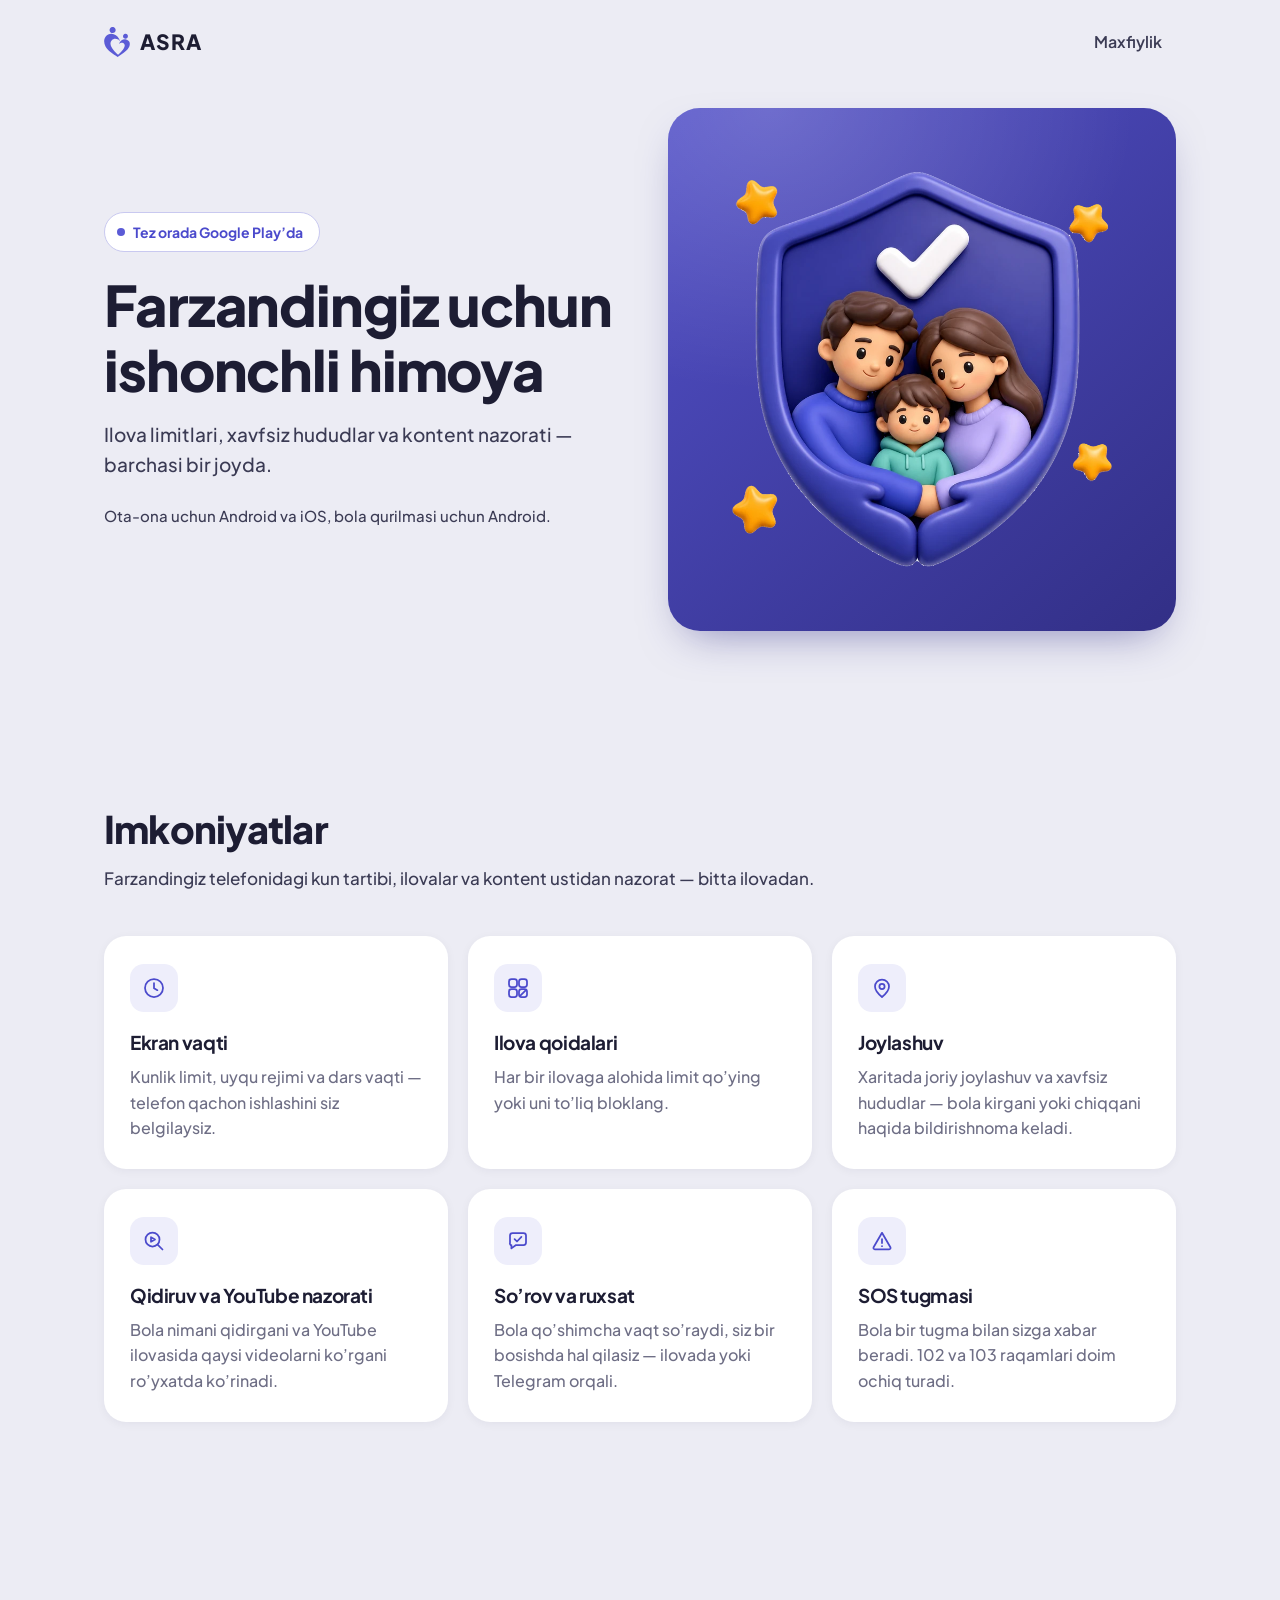
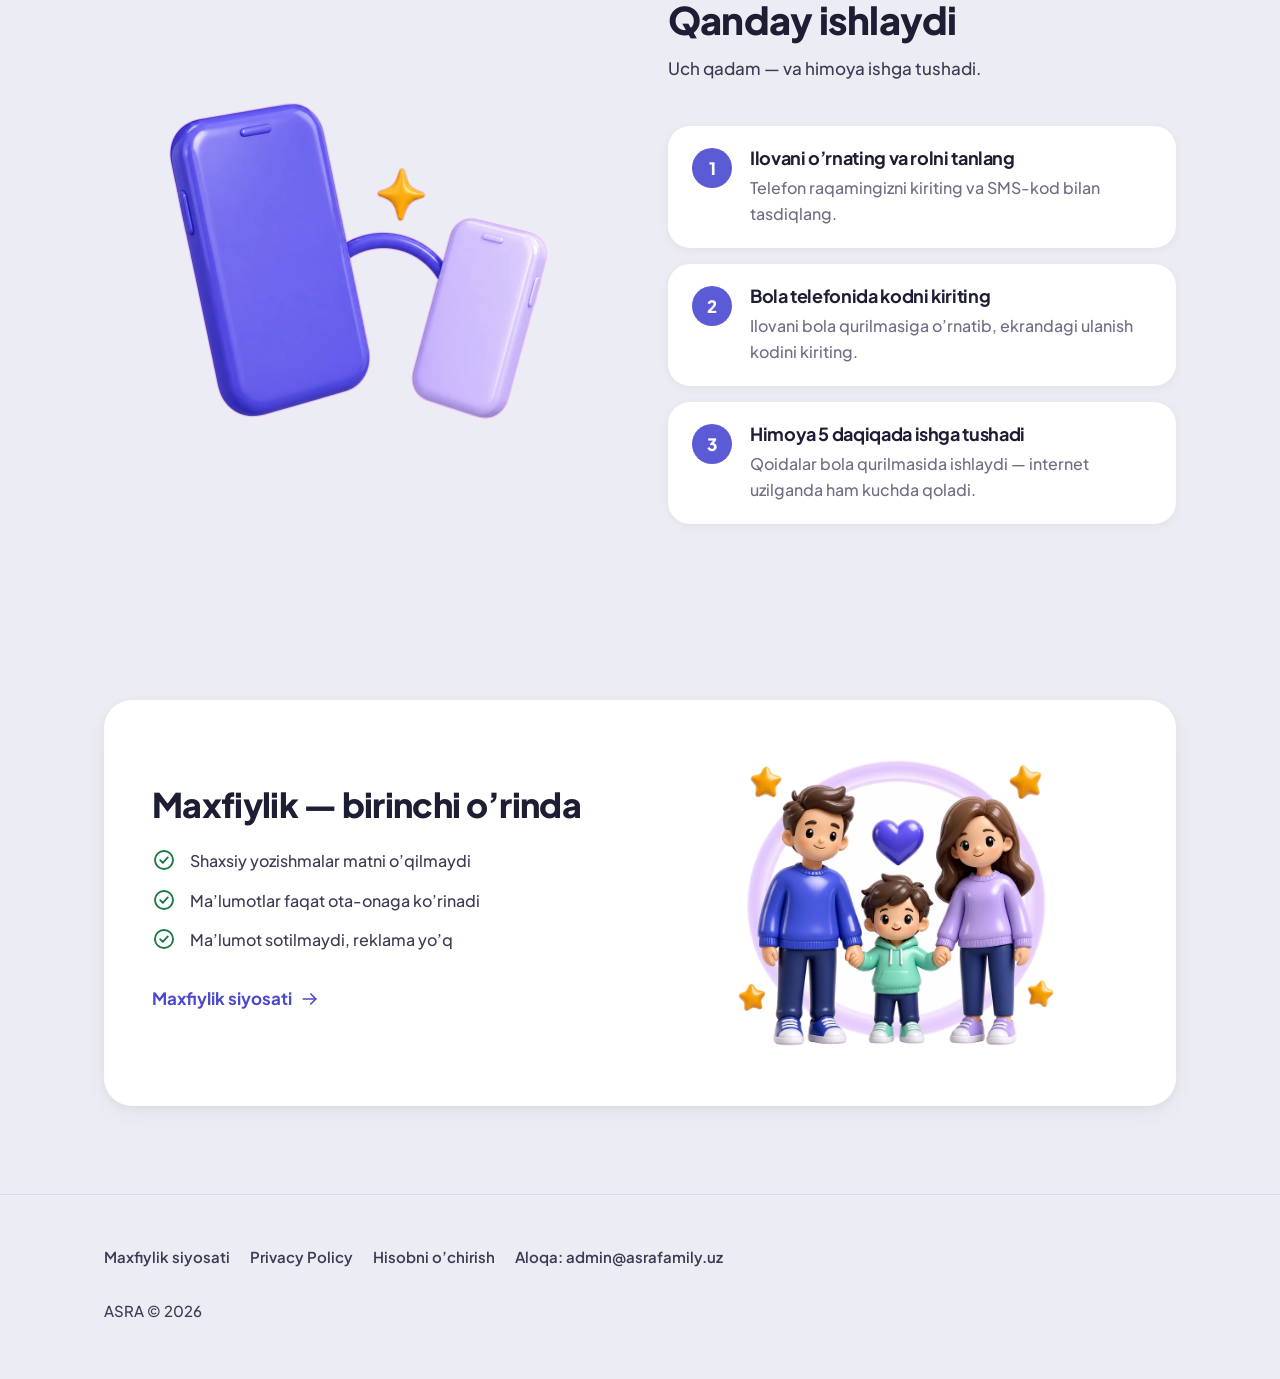
<file: website/index.html>
<!DOCTYPE html>
<html lang="uz">
<head>
<meta charset="utf-8">
<meta name="viewport" content="width=device-width, initial-scale=1">
<title>ASRA — farzandingiz uchun ishonchli himoya</title>
<meta name="description" content="ASRA — ota-ona nazorati ilovasi: ekran vaqti limitlari, ilova qoidalari, xavfsiz hududlar, qidiruv va YouTube nazorati hamda SOS tugmasi.">
<link rel="canonical" href="https://asrafamily.uz/">
<meta property="og:type" content="website">
<meta property="og:locale" content="uz_UZ">
<meta property="og:site_name" content="ASRA">
<meta property="og:url" content="https://asrafamily.uz/">
<meta property="og:title" content="ASRA — farzandingiz uchun ishonchli himoya">
<meta property="og:description" content="Ilova limitlari, xavfsiz hududlar va kontent nazorati — barchasi bir joyda.">
<meta property="og:image" content="https://asrafamily.uz/assets/og-image.jpg">
<meta name="twitter:card" content="summary_large_image">
<meta name="theme-color" content="#5B5BD6">
<link rel="icon" type="image/svg+xml" href="assets/favicon.svg">
<link rel="apple-touch-icon" href="assets/favicon.svg">
<link rel="preconnect" href="https://fonts.googleapis.com">
<link rel="preconnect" href="https://fonts.gstatic.com" crossorigin>
<link rel="stylesheet" href="https://fonts.googleapis.com/css2?family=Plus+Jakarta+Sans:wght@500;600;700;800&display=swap">
<link rel="stylesheet" href="assets/style.css">
</head>
<body>

<a class="skip-link" href="#main">Asosiy qismga o’tish</a>

<header class="site-header">
  <div class="container">
    <a class="wordmark" href="/" aria-label="ASRA bosh sahifasi">
      <svg viewBox="0 0 322 376" fill="currentColor" aria-hidden="true" focusable="false">
        <path d="M168.805 375.451C114 337.065 47.2018 302.116 15.5378 240.9C0.894776 212.59 -5.04922 178.615 4.96678 147.79C12.3998 124.696 28.7698 105.54 50.4228 94.5967C103.717 67.7247 161.442 98.4208 186.621 148.774C183.749 154.089 180.711 154.592 175.08 157.372C164.023 150.834 151.339 146.334 138.373 146.499C122.505 146.781 107.406 153.385 96.4278 164.846C84.7028 177.043 78.9288 194.028 79.4998 210.709C81.2208 261.036 139.399 315.331 174.237 348.348C204.765 321.362 248.984 280.014 257.166 238.158C261.05 218.287 248.393 198.845 227.523 197.029C210.383 195.538 199.503 202.178 186.382 212.527C199.208 176.499 233.844 148.822 273.312 155.848C288.732 158.465 302.463 167.148 311.44 179.957C326.107 201.217 323.735 228.283 312.716 250.557C292.89 290.632 254.19 317.081 218.368 341.613L168.805 375.451Z"/>
        <path d="M101.147 0.326665C114.823 -1.47133 128.408 4.24166 136.688 15.2747C144.969 26.3067 146.66 40.9467 141.113 53.5767C135.567 66.2067 123.643 74.8667 109.916 76.2347C89.1495 78.3047 70.5645 63.3287 68.1685 42.5977C65.7735 21.8657 80.4555 3.04667 101.147 0.326665Z"/>
        <path d="M264.23 84.2266C275.385 83.0876 286.291 88.0276 292.792 97.1636C299.293 106.3 300.386 118.223 295.655 128.388C290.923 138.554 281.096 145.394 269.92 146.302C252.888 147.686 237.917 135.098 236.357 118.081C234.797 101.064 247.23 85.9626 264.23 84.2266Z"/>
        <path d="M186.621 148.774C191.368 159.537 193.578 165.729 196.259 177.549C189.257 168.457 184.255 164.358 175.08 157.372C180.711 154.592 183.749 154.089 186.621 148.774Z"/>
      </svg>
      ASRA
    </a>
    <nav class="header-nav" aria-label="Asosiy menyu">
      <a href="privacy.html">Maxfiylik</a>
    </nav>
  </div>
</header>

<main id="main">

  <section class="hero">
    <div class="container hero-grid">
      <div>
        <span class="chip"><span class="chip-dot" aria-hidden="true"></span>Tez orada Google Play’da</span>
        <h1>Farzandingiz uchun ishonchli himoya</h1>
        <p class="hero-sub">Ilova limitlari, xavfsiz hududlar va kontent nazorati — barchasi bir joyda.</p>
        <p class="hero-note">Ota-ona uchun Android va iOS, bola qurilmasi uchun Android.</p>
      </div>
      <div class="hero-art">
        <img src="assets/hero-shield-family.webp" width="771" height="800" alt="Qalqon ichida turgan ota-ona va bola tasviri">
      </div>
    </div>
  </section>

  <section class="section" aria-labelledby="imkoniyatlar">
    <div class="container">
      <div class="section-head">
        <h2 id="imkoniyatlar">Imkoniyatlar</h2>
        <p>Farzandingiz telefonidagi kun tartibi, ilovalar va kontent ustidan nazorat — bitta ilovadan.</p>
      </div>
      <div class="feature-grid">

        <article class="card">
          <span class="icon-tile" aria-hidden="true">
            <svg viewBox="0 0 24 24" fill="none" stroke="currentColor" stroke-width="1.75" stroke-linecap="round" stroke-linejoin="round">
              <circle cx="12" cy="12" r="9"/>
              <path d="M12 7v5.2l3.4 2"/>
            </svg>
          </span>
          <h3>Ekran vaqti</h3>
          <p>Kunlik limit, uyqu rejimi va dars vaqti — telefon qachon ishlashini siz belgilaysiz.</p>
        </article>

        <article class="card">
          <span class="icon-tile" aria-hidden="true">
            <svg viewBox="0 0 24 24" fill="none" stroke="currentColor" stroke-width="1.75" stroke-linecap="round" stroke-linejoin="round">
              <rect x="3" y="3" width="8" height="8" rx="2.5"/>
              <rect x="13" y="3" width="8" height="8" rx="2.5"/>
              <rect x="3" y="13" width="8" height="8" rx="2.5"/>
              <rect x="13" y="13" width="8" height="8" rx="2.5"/>
              <path d="M14.6 19.4 19.4 14.6"/>
            </svg>
          </span>
          <h3>Ilova qoidalari</h3>
          <p>Har bir ilovaga alohida limit qo’ying yoki uni to’liq bloklang.</p>
        </article>

        <article class="card">
          <span class="icon-tile" aria-hidden="true">
            <svg viewBox="0 0 24 24" fill="none" stroke="currentColor" stroke-width="1.75" stroke-linecap="round" stroke-linejoin="round">
              <path d="M12 21s7-5.7 7-10.5a7 7 0 1 0-14 0C5 15.3 12 21 12 21Z"/>
              <circle cx="12" cy="10.5" r="2.6"/>
            </svg>
          </span>
          <h3>Joylashuv</h3>
          <p>Xaritada joriy joylashuv va xavfsiz hududlar — bola kirgani yoki chiqqani haqida bildirishnoma keladi.</p>
        </article>

        <article class="card">
          <span class="icon-tile" aria-hidden="true">
            <svg viewBox="0 0 24 24" fill="none" stroke="currentColor" stroke-width="1.75" stroke-linecap="round" stroke-linejoin="round">
              <circle cx="10.5" cy="10.5" r="7"/>
              <path d="M15.6 15.6 20.5 20.5"/>
              <path d="M9 8.2 13 10.5 9 12.8Z"/>
            </svg>
          </span>
          <h3>Qidiruv va YouTube nazorati</h3>
          <p>Bola nimani qidirgani va YouTube ilovasida qaysi videolarni ko’rgani ro’yxatda ko’rinadi.</p>
        </article>

        <article class="card">
          <span class="icon-tile" aria-hidden="true">
            <svg viewBox="0 0 24 24" fill="none" stroke="currentColor" stroke-width="1.75" stroke-linecap="round" stroke-linejoin="round">
              <path d="M4 6.5A2.5 2.5 0 0 1 6.5 4h11A2.5 2.5 0 0 1 20 6.5v7a2.5 2.5 0 0 1-2.5 2.5H10l-4.6 3.4V16h-.9A2.5 2.5 0 0 1 4 13.5Z"/>
              <path d="m8.6 10.1 2.4 2.4 4.4-4.6"/>
            </svg>
          </span>
          <h3>So’rov va ruxsat</h3>
          <p>Bola qo’shimcha vaqt so’raydi, siz bir bosishda hal qilasiz — ilovada yoki Telegram orqali.</p>
        </article>

        <article class="card">
          <span class="icon-tile" aria-hidden="true">
            <svg viewBox="0 0 24 24" fill="none" stroke="currentColor" stroke-width="1.75" stroke-linecap="round" stroke-linejoin="round">
              <path d="M12 3.8 20.4 18.2a1.4 1.4 0 0 1-1.2 2.1H4.8a1.4 1.4 0 0 1-1.2-2.1Z"/>
              <path d="M12 10v4"/>
              <path d="M12 17.2h.01"/>
            </svg>
          </span>
          <h3>SOS tugmasi</h3>
          <p>Bola bir tugma bilan sizga xabar beradi. 102 va 103 raqamlari doim ochiq turadi.</p>
        </article>

      </div>
    </div>
  </section>

  <section class="section" aria-labelledby="qanday-ishlaydi">
    <div class="container steps-grid">
      <div class="steps-art">
        <img src="assets/pairing-phones.webp" width="800" height="676" alt="Ota-ona telefoni bola telefoniga ulangan tasvir">
      </div>
      <div>
        <div class="section-head">
          <h2 id="qanday-ishlaydi">Qanday ishlaydi</h2>
          <p>Uch qadam — va himoya ishga tushadi.</p>
        </div>
        <ol class="steps">
          <li>
            <span class="step-num" aria-hidden="true">1</span>
            <div class="step-body">
              <h3>Ilovani o’rnating va rolni tanlang</h3>
              <p>Telefon raqamingizni kiriting va SMS-kod bilan tasdiqlang.</p>
            </div>
          </li>
          <li>
            <span class="step-num" aria-hidden="true">2</span>
            <div class="step-body">
              <h3>Bola telefonida kodni kiriting</h3>
              <p>Ilovani bola qurilmasiga o’rnatib, ekrandagi ulanish kodini kiriting.</p>
            </div>
          </li>
          <li>
            <span class="step-num" aria-hidden="true">3</span>
            <div class="step-body">
              <h3>Himoya 5 daqiqada ishga tushadi</h3>
              <p>Qoidalar bola qurilmasida ishlaydi — internet uzilganda ham kuchda qoladi.</p>
            </div>
          </li>
        </ol>
      </div>
    </div>
  </section>

  <section class="section" aria-labelledby="maxfiylik-blok">
    <div class="container">
      <div class="privacy-panel">
        <div>
          <h2 id="maxfiylik-blok">Maxfiylik — birinchi o’rinda</h2>
          <ul class="promise-list">
            <li>
              <svg viewBox="0 0 24 24" fill="none" stroke="currentColor" stroke-width="1.9" stroke-linecap="round" stroke-linejoin="round" aria-hidden="true">
                <circle cx="12" cy="12" r="9"/>
                <path d="m8.2 12.2 2.6 2.6 5-5.4"/>
              </svg>
              Shaxsiy yozishmalar matni o’qilmaydi
            </li>
            <li>
              <svg viewBox="0 0 24 24" fill="none" stroke="currentColor" stroke-width="1.9" stroke-linecap="round" stroke-linejoin="round" aria-hidden="true">
                <circle cx="12" cy="12" r="9"/>
                <path d="m8.2 12.2 2.6 2.6 5-5.4"/>
              </svg>
              Ma’lumotlar faqat ota-onaga ko’rinadi
            </li>
            <li>
              <svg viewBox="0 0 24 24" fill="none" stroke="currentColor" stroke-width="1.9" stroke-linecap="round" stroke-linejoin="round" aria-hidden="true">
                <circle cx="12" cy="12" r="9"/>
                <path d="m8.2 12.2 2.6 2.6 5-5.4"/>
              </svg>
              Ma’lumot sotilmaydi, reklama yo’q
            </li>
          </ul>
          <a class="text-link" href="privacy.html">
            Maxfiylik siyosati
            <svg viewBox="0 0 24 24" fill="none" stroke="currentColor" stroke-width="2" stroke-linecap="round" stroke-linejoin="round" aria-hidden="true">
              <path d="M4 12h15"/>
              <path d="m13 6 6 6-6 6"/>
            </svg>
          </a>
        </div>
        <div class="privacy-art">
          <img src="assets/family-heart.webp" width="800" height="729" alt="Qo’l ushlashib turgan oila tasviri">
        </div>
      </div>
    </div>
  </section>

</main>

<footer class="site-footer">
  <div class="container">
    <div class="footer-links">
      <a href="privacy.html">Maxfiylik siyosati</a>
      <a href="privacy-en.html" hreflang="en">Privacy Policy</a>
      <a href="hisobni-ochirish.html">Hisobni o’chirish</a>
      <span>Aloqa: admin@asrafamily.uz</span>
    </div>
    <p class="copyright">ASRA © 2026</p>
  </div>
</footer>

</body>
</html>
</file>
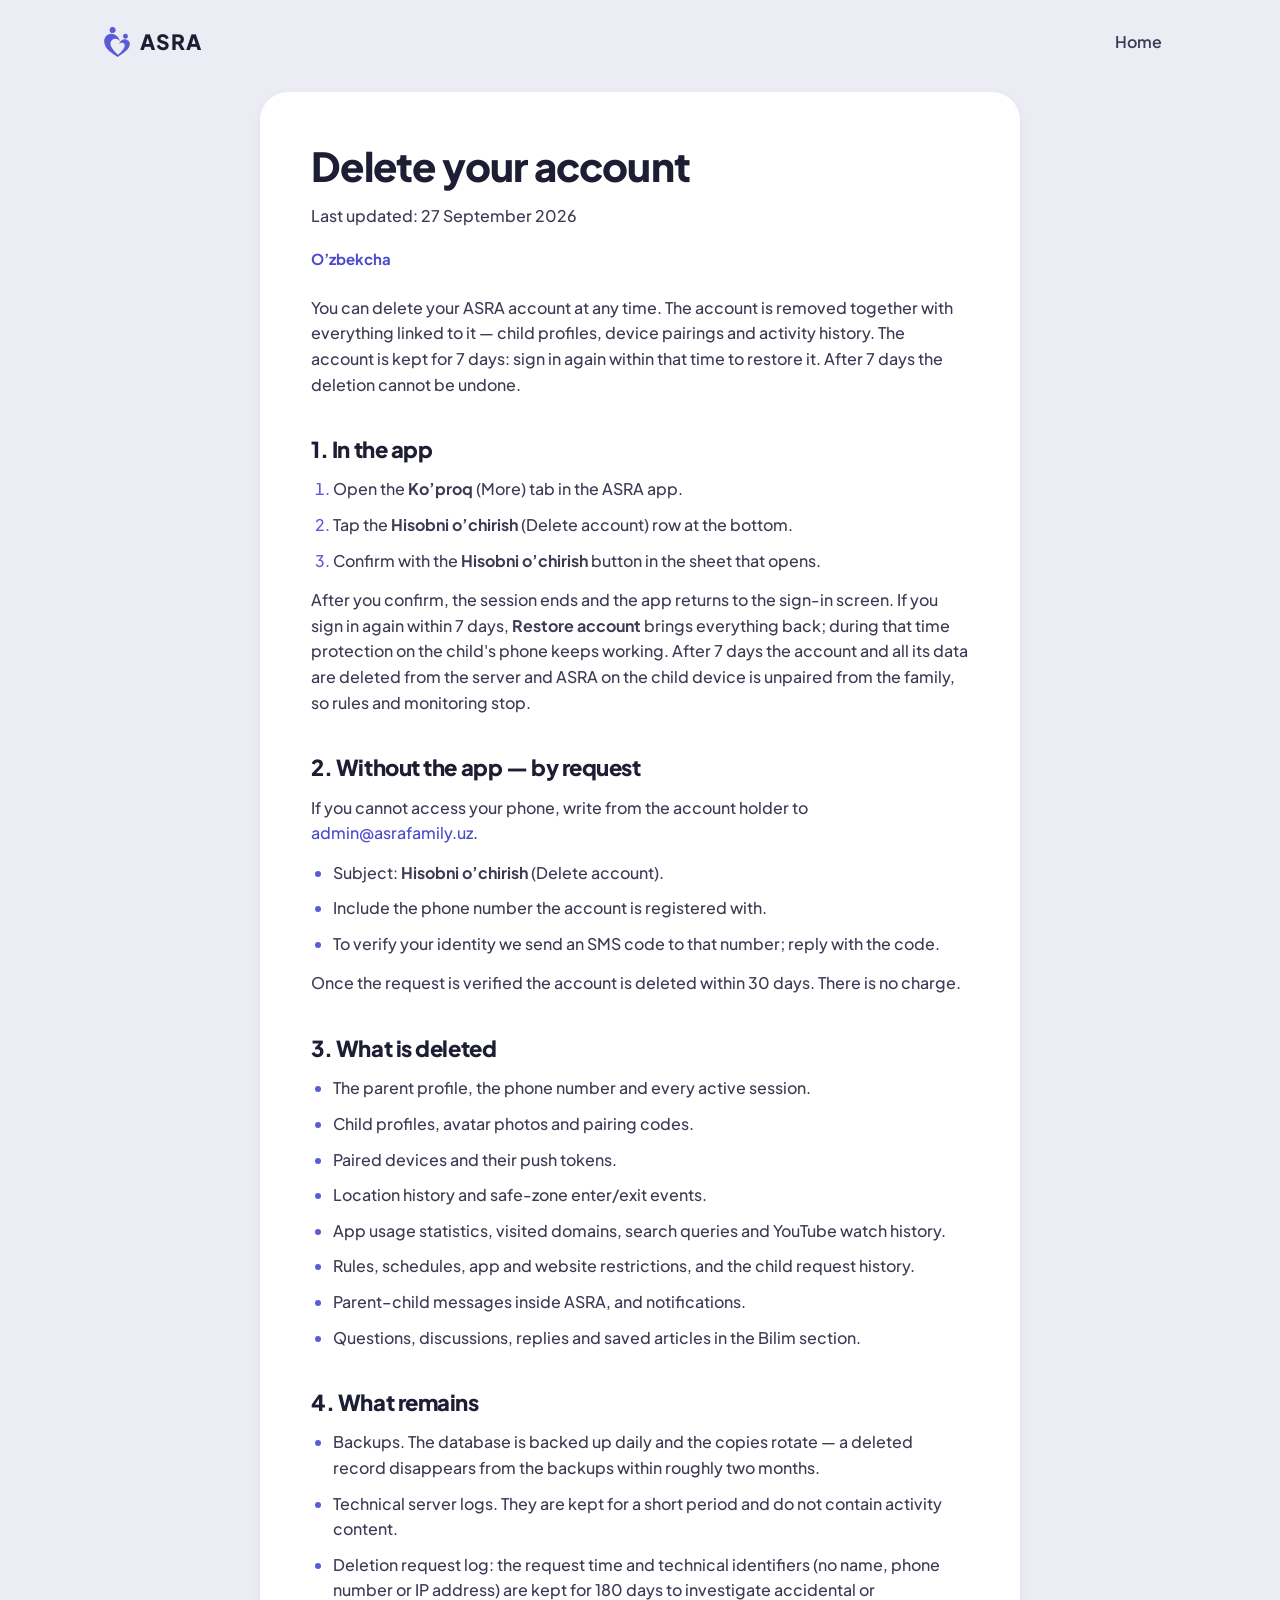
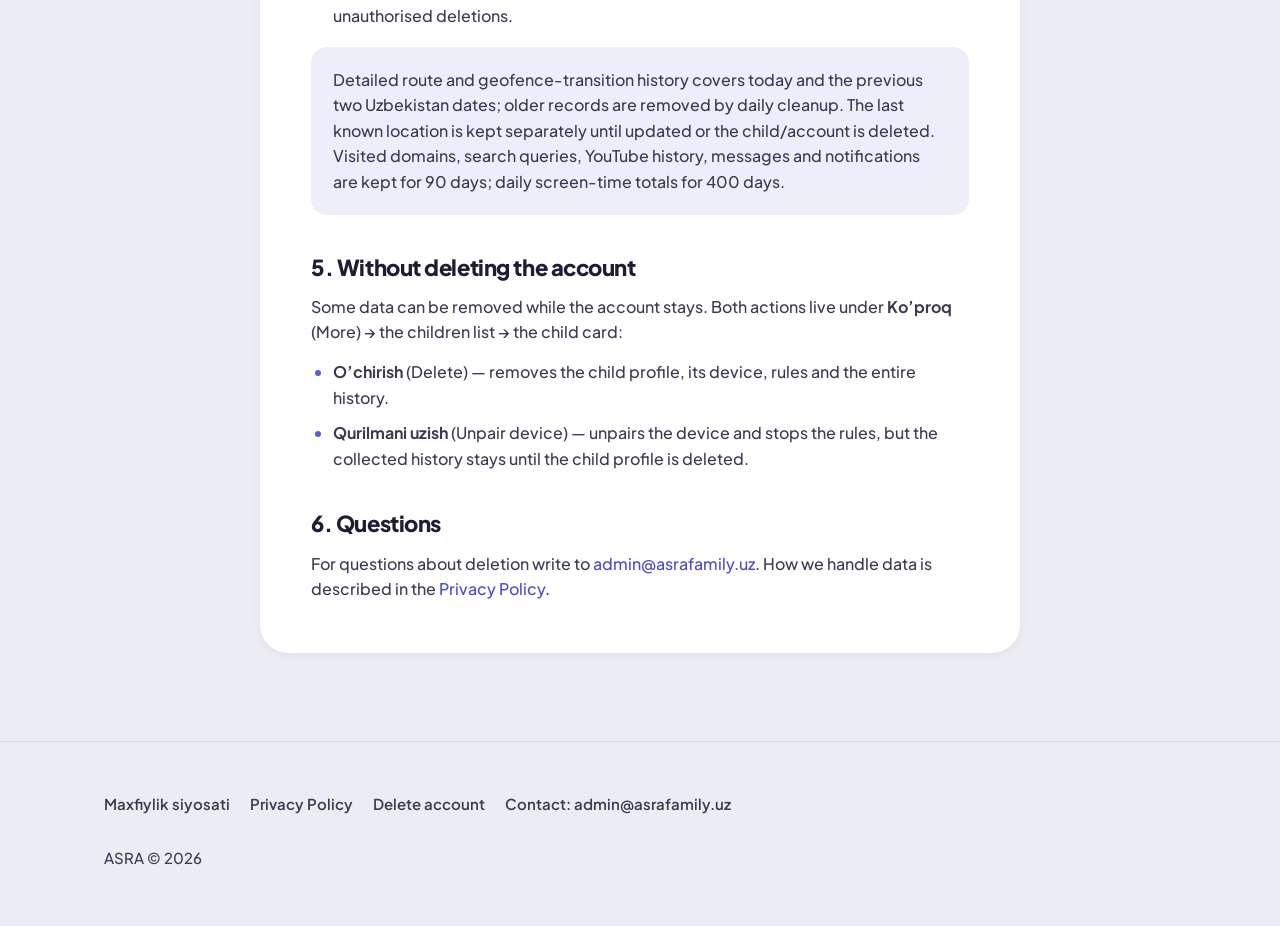
<file: website/delete-account-en.html>
<!DOCTYPE html>
<html lang="en">
<head>
<meta charset="utf-8">
<meta name="viewport" content="width=device-width, initial-scale=1">
<title>Delete your account — ASRA</title>
<meta name="description" content="How to delete your ASRA account and all of its data: in the app or by request.">
<link rel="canonical" href="https://asrafamily.uz/delete-account-en">
<link rel="alternate" hreflang="uz" href="https://asrafamily.uz/hisobni-ochirish">
<link rel="alternate" hreflang="en" href="https://asrafamily.uz/delete-account-en">
<meta property="og:type" content="article">
<meta property="og:locale" content="en_US">
<meta property="og:site_name" content="ASRA">
<meta property="og:url" content="https://asrafamily.uz/delete-account-en">
<meta property="og:title" content="Delete your account — ASRA">
<meta property="og:description" content="How to delete your ASRA account and all of its data.">
<meta property="og:image" content="https://asrafamily.uz/assets/og-image.jpg">
<meta name="twitter:card" content="summary_large_image">
<meta name="theme-color" content="#5B5BD6">
<link rel="icon" type="image/svg+xml" href="assets/favicon.svg">
<link rel="apple-touch-icon" href="assets/favicon.svg">
<link rel="preconnect" href="https://fonts.googleapis.com">
<link rel="preconnect" href="https://fonts.gstatic.com" crossorigin>
<link rel="stylesheet" href="https://fonts.googleapis.com/css2?family=Plus+Jakarta+Sans:wght@500;600;700;800&display=swap">
<link rel="stylesheet" href="assets/style.css">
</head>
<body>

<a class="skip-link" href="#main">Skip to main content</a>

<header class="site-header">
  <div class="container">
    <a class="wordmark" href="index.html" aria-label="ASRA home page">
      <svg viewBox="0 0 322 376" fill="currentColor" aria-hidden="true" focusable="false">
        <path d="M168.805 375.451C114 337.065 47.2018 302.116 15.5378 240.9C0.894776 212.59 -5.04922 178.615 4.96678 147.79C12.3998 124.696 28.7698 105.54 50.4228 94.5967C103.717 67.7247 161.442 98.4208 186.621 148.774C183.749 154.089 180.711 154.592 175.08 157.372C164.023 150.834 151.339 146.334 138.373 146.499C122.505 146.781 107.406 153.385 96.4278 164.846C84.7028 177.043 78.9288 194.028 79.4998 210.709C81.2208 261.036 139.399 315.331 174.237 348.348C204.765 321.362 248.984 280.014 257.166 238.158C261.05 218.287 248.393 198.845 227.523 197.029C210.383 195.538 199.503 202.178 186.382 212.527C199.208 176.499 233.844 148.822 273.312 155.848C288.732 158.465 302.463 167.148 311.44 179.957C326.107 201.217 323.735 228.283 312.716 250.557C292.89 290.632 254.19 317.081 218.368 341.613L168.805 375.451Z"/>
        <path d="M101.147 0.326665C114.823 -1.47133 128.408 4.24166 136.688 15.2747C144.969 26.3067 146.66 40.9467 141.113 53.5767C135.567 66.2067 123.643 74.8667 109.916 76.2347C89.1495 78.3047 70.5645 63.3287 68.1685 42.5977C65.7735 21.8657 80.4555 3.04667 101.147 0.326665Z"/>
        <path d="M264.23 84.2266C275.385 83.0876 286.291 88.0276 292.792 97.1636C299.293 106.3 300.386 118.223 295.655 128.388C290.923 138.554 281.096 145.394 269.92 146.302C252.888 147.686 237.917 135.098 236.357 118.081C234.797 101.064 247.23 85.9626 264.23 84.2266Z"/>
        <path d="M186.621 148.774C191.368 159.537 193.578 165.729 196.259 177.549C189.257 168.457 184.255 164.358 175.08 157.372C180.711 154.592 183.749 154.089 186.621 148.774Z"/>
      </svg>
      ASRA
    </a>
    <nav class="header-nav" aria-label="Main navigation">
      <a href="index.html">Home</a>
    </nav>
  </div>
</header>

<main id="main" class="doc">
  <div class="container">
    <article class="doc-inner">

      <h1>Delete your account</h1>
      <p class="doc-meta">Last updated: 27 September 2026</p>
      <a class="lang-switch" href="hisobni-ochirish.html" hreflang="uz" lang="uz">O’zbekcha</a>

      <p>You can delete your ASRA account at any time. The account is removed together with everything linked to it — child profiles, device pairings and activity history. The account is kept for 7 days: sign in again within that time to restore it. After 7 days the deletion cannot be undone.</p>

      <h2>1. In the app</h2>
      <ol>
        <li>Open the <strong>Ko’proq</strong> (More) tab in the ASRA app.</li>
        <li>Tap the <strong>Hisobni o’chirish</strong> (Delete account) row at the bottom.</li>
        <li>Confirm with the <strong>Hisobni o’chirish</strong> button in the sheet that opens.</li>
      </ol>
      <p>After you confirm, the session ends and the app returns to the sign-in screen. If you sign in again within 7 days, <strong>Restore account</strong> brings everything back; during that time protection on the child's phone keeps working. After 7 days the account and all its data are deleted from the server and ASRA on the child device is unpaired from the family, so rules and monitoring stop.</p>

      <h2>2. Without the app — by request</h2>
      <p>If you cannot access your phone, write from the account holder to <a href="mailto:admin@asrafamily.uz">admin@asrafamily.uz</a>.</p>
      <ul>
        <li>Subject: <strong>Hisobni o’chirish</strong> (Delete account).</li>
        <li>Include the phone number the account is registered with.</li>
        <li>To verify your identity we send an SMS code to that number; reply with the code.</li>
      </ul>
      <p>Once the request is verified the account is deleted within 30 days. There is no charge.</p>

      <h2>3. What is deleted</h2>
      <ul>
        <li>The parent profile, the phone number and every active session.</li>
        <li>Child profiles, avatar photos and pairing codes.</li>
        <li>Paired devices and their push tokens.</li>
        <li>Location history and safe-zone enter/exit events.</li>
        <li>App usage statistics, visited domains, search queries and YouTube watch history.</li>
        <li>Rules, schedules, app and website restrictions, and the child request history.</li>
        <li>Parent–child messages inside ASRA, and notifications.</li>
        <li>Questions, discussions, replies and saved articles in the Bilim section.</li>
      </ul>

      <h2>4. What remains</h2>
      <ul>
        <li>Backups. The database is backed up daily and the copies rotate — a deleted record disappears from the backups within roughly two months.</li>
        <li>Technical server logs. They are kept for a short period and do not contain activity content.</li>
        <li>Deletion request log: the request time and technical identifiers (no name, phone number or IP address) are kept for 180 days to investigate accidental or unauthorised deletions.</li>
      </ul>
      <div class="callout">
        <p>Detailed route and geofence-transition history covers today and the previous two Uzbekistan dates; older records are removed by daily cleanup. The last known location is kept separately until updated or the child/account is deleted. Visited domains, search queries, YouTube history, messages and notifications are kept for 90 days; daily screen-time totals for 400 days.</p>
      </div>

      <h2>5. Without deleting the account</h2>
      <p>Some data can be removed while the account stays. Both actions live under <strong>Ko’proq</strong> (More) → the children list → the child card:</p>
      <ul>
        <li><strong>O’chirish</strong> (Delete) — removes the child profile, its device, rules and the entire history.</li>
        <li><strong>Qurilmani uzish</strong> (Unpair device) — unpairs the device and stops the rules, but the collected history stays until the child profile is deleted.</li>
      </ul>

      <h2>6. Questions</h2>
      <p>For questions about deletion write to <a href="mailto:admin@asrafamily.uz">admin@asrafamily.uz</a>. How we handle data is described in the <a href="privacy-en.html">Privacy Policy</a>.</p>

    </article>
  </div>
</main>

<footer class="site-footer">
  <div class="container">
    <div class="footer-links">
      <a href="privacy.html" hreflang="uz">Maxfiylik siyosati</a>
      <a href="privacy-en.html">Privacy Policy</a>
      <a href="delete-account-en.html">Delete account</a>
      <span>Contact: admin@asrafamily.uz</span>
    </div>
    <p class="copyright">ASRA © 2026</p>
  </div>
</footer>

</body>
</html>
</file>
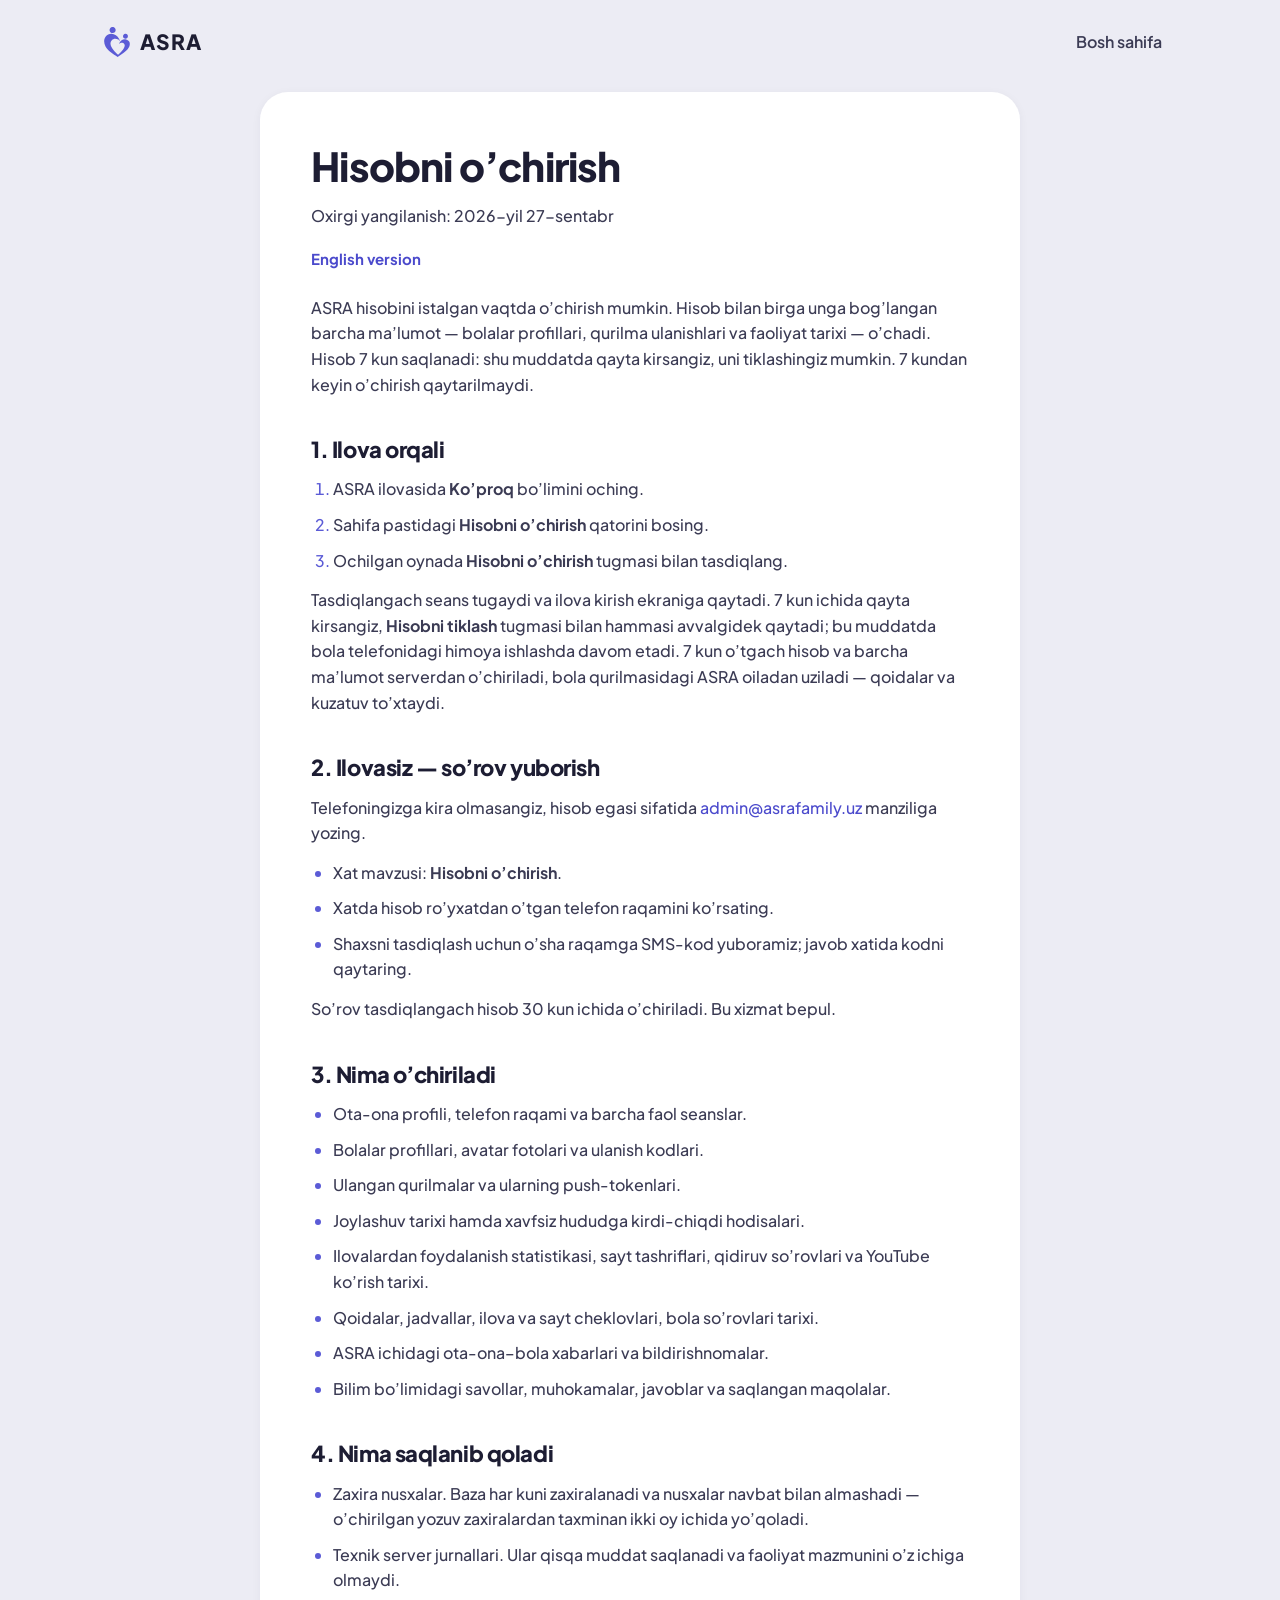
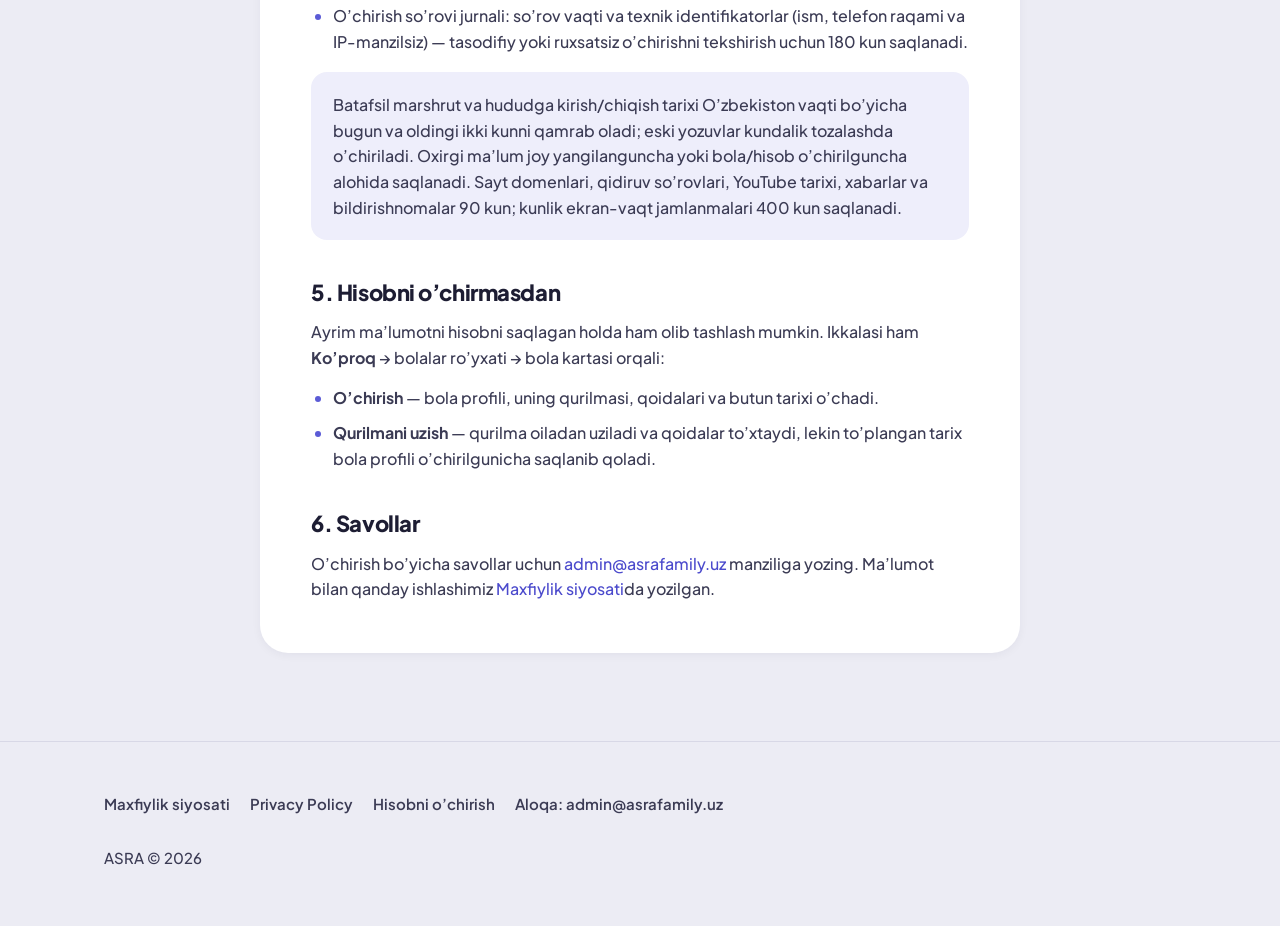
<file: website/hisobni-ochirish.html>
<!DOCTYPE html>
<html lang="uz">
<head>
<meta charset="utf-8">
<meta name="viewport" content="width=device-width, initial-scale=1">
<title>Hisobni o’chirish — ASRA</title>
<meta name="description" content="ASRA hisobini va barcha ma’lumotni qanday o’chirish: ilova orqali yoki so’rov yuborib.">
<link rel="canonical" href="https://asrafamily.uz/hisobni-ochirish">
<link rel="alternate" hreflang="en" href="https://asrafamily.uz/delete-account-en">
<link rel="alternate" hreflang="uz" href="https://asrafamily.uz/hisobni-ochirish">
<meta property="og:type" content="article">
<meta property="og:locale" content="uz_UZ">
<meta property="og:site_name" content="ASRA">
<meta property="og:url" content="https://asrafamily.uz/hisobni-ochirish">
<meta property="og:title" content="Hisobni o’chirish — ASRA">
<meta property="og:description" content="ASRA hisobini va barcha ma’lumotni qanday o’chirish.">
<meta property="og:image" content="https://asrafamily.uz/assets/og-image.jpg">
<meta name="twitter:card" content="summary_large_image">
<meta name="theme-color" content="#5B5BD6">
<link rel="icon" type="image/svg+xml" href="assets/favicon.svg">
<link rel="apple-touch-icon" href="assets/favicon.svg">
<link rel="preconnect" href="https://fonts.googleapis.com">
<link rel="preconnect" href="https://fonts.gstatic.com" crossorigin>
<link rel="stylesheet" href="https://fonts.googleapis.com/css2?family=Plus+Jakarta+Sans:wght@500;600;700;800&display=swap">
<link rel="stylesheet" href="assets/style.css">
</head>
<body>

<a class="skip-link" href="#main">Asosiy qismga o’tish</a>

<header class="site-header">
  <div class="container">
    <a class="wordmark" href="index.html" aria-label="ASRA bosh sahifasi">
      <svg viewBox="0 0 322 376" fill="currentColor" aria-hidden="true" focusable="false">
        <path d="M168.805 375.451C114 337.065 47.2018 302.116 15.5378 240.9C0.894776 212.59 -5.04922 178.615 4.96678 147.79C12.3998 124.696 28.7698 105.54 50.4228 94.5967C103.717 67.7247 161.442 98.4208 186.621 148.774C183.749 154.089 180.711 154.592 175.08 157.372C164.023 150.834 151.339 146.334 138.373 146.499C122.505 146.781 107.406 153.385 96.4278 164.846C84.7028 177.043 78.9288 194.028 79.4998 210.709C81.2208 261.036 139.399 315.331 174.237 348.348C204.765 321.362 248.984 280.014 257.166 238.158C261.05 218.287 248.393 198.845 227.523 197.029C210.383 195.538 199.503 202.178 186.382 212.527C199.208 176.499 233.844 148.822 273.312 155.848C288.732 158.465 302.463 167.148 311.44 179.957C326.107 201.217 323.735 228.283 312.716 250.557C292.89 290.632 254.19 317.081 218.368 341.613L168.805 375.451Z"/>
        <path d="M101.147 0.326665C114.823 -1.47133 128.408 4.24166 136.688 15.2747C144.969 26.3067 146.66 40.9467 141.113 53.5767C135.567 66.2067 123.643 74.8667 109.916 76.2347C89.1495 78.3047 70.5645 63.3287 68.1685 42.5977C65.7735 21.8657 80.4555 3.04667 101.147 0.326665Z"/>
        <path d="M264.23 84.2266C275.385 83.0876 286.291 88.0276 292.792 97.1636C299.293 106.3 300.386 118.223 295.655 128.388C290.923 138.554 281.096 145.394 269.92 146.302C252.888 147.686 237.917 135.098 236.357 118.081C234.797 101.064 247.23 85.9626 264.23 84.2266Z"/>
        <path d="M186.621 148.774C191.368 159.537 193.578 165.729 196.259 177.549C189.257 168.457 184.255 164.358 175.08 157.372C180.711 154.592 183.749 154.089 186.621 148.774Z"/>
      </svg>
      ASRA
    </a>
    <nav class="header-nav" aria-label="Asosiy menyu">
      <a href="index.html">Bosh sahifa</a>
    </nav>
  </div>
</header>

<main id="main" class="doc">
  <div class="container">
    <article class="doc-inner">

      <h1>Hisobni o’chirish</h1>
      <p class="doc-meta">Oxirgi yangilanish: 2026-yil 27-sentabr</p>
      <a class="lang-switch" href="delete-account-en.html" hreflang="en" lang="en">English version</a>

      <p>ASRA hisobini istalgan vaqtda o’chirish mumkin. Hisob bilan birga unga bog’langan barcha ma’lumot — bolalar profillari, qurilma ulanishlari va faoliyat tarixi — o’chadi. Hisob 7 kun saqlanadi: shu muddatda qayta kirsangiz, uni tiklashingiz mumkin. 7 kundan keyin o’chirish qaytarilmaydi.</p>

      <h2>1. Ilova orqali</h2>
      <ol>
        <li>ASRA ilovasida <strong>Ko’proq</strong> bo’limini oching.</li>
        <li>Sahifa pastidagi <strong>Hisobni o’chirish</strong> qatorini bosing.</li>
        <li>Ochilgan oynada <strong>Hisobni o’chirish</strong> tugmasi bilan tasdiqlang.</li>
      </ol>
      <p>Tasdiqlangach seans tugaydi va ilova kirish ekraniga qaytadi. 7 kun ichida qayta kirsangiz, <strong>Hisobni tiklash</strong> tugmasi bilan hammasi avvalgidek qaytadi; bu muddatda bola telefonidagi himoya ishlashda davom etadi. 7 kun o’tgach hisob va barcha ma’lumot serverdan o’chiriladi, bola qurilmasidagi ASRA oiladan uziladi — qoidalar va kuzatuv to’xtaydi.</p>

      <h2>2. Ilovasiz — so’rov yuborish</h2>
      <p>Telefoningizga kira olmasangiz, hisob egasi sifatida <a href="mailto:admin@asrafamily.uz">admin@asrafamily.uz</a> manziliga yozing.</p>
      <ul>
        <li>Xat mavzusi: <strong>Hisobni o’chirish</strong>.</li>
        <li>Xatda hisob ro’yxatdan o’tgan telefon raqamini ko’rsating.</li>
        <li>Shaxsni tasdiqlash uchun o’sha raqamga SMS-kod yuboramiz; javob xatida kodni qaytaring.</li>
      </ul>
      <p>So’rov tasdiqlangach hisob 30 kun ichida o’chiriladi. Bu xizmat bepul.</p>

      <h2>3. Nima o’chiriladi</h2>
      <ul>
        <li>Ota-ona profili, telefon raqami va barcha faol seanslar.</li>
        <li>Bolalar profillari, avatar fotolari va ulanish kodlari.</li>
        <li>Ulangan qurilmalar va ularning push-tokenlari.</li>
        <li>Joylashuv tarixi hamda xavfsiz hududga kirdi-chiqdi hodisalari.</li>
        <li>Ilovalardan foydalanish statistikasi, sayt tashriflari, qidiruv so’rovlari va YouTube ko’rish tarixi.</li>
        <li>Qoidalar, jadvallar, ilova va sayt cheklovlari, bola so’rovlari tarixi.</li>
        <li>ASRA ichidagi ota-ona–bola xabarlari va bildirishnomalar.</li>
        <li>Bilim bo’limidagi savollar, muhokamalar, javoblar va saqlangan maqolalar.</li>
      </ul>

      <h2>4. Nima saqlanib qoladi</h2>
      <ul>
        <li>Zaxira nusxalar. Baza har kuni zaxiralanadi va nusxalar navbat bilan almashadi — o’chirilgan yozuv zaxiralardan taxminan ikki oy ichida yo’qoladi.</li>
        <li>Texnik server jurnallari. Ular qisqa muddat saqlanadi va faoliyat mazmunini o’z ichiga olmaydi.</li>
        <li>O’chirish so’rovi jurnali: so’rov vaqti va texnik identifikatorlar (ism, telefon raqami va IP-manzilsiz) — tasodifiy yoki ruxsatsiz o’chirishni tekshirish uchun 180 kun saqlanadi.</li>
      </ul>
      <div class="callout">
        <p>Batafsil marshrut va hududga kirish/chiqish tarixi O’zbekiston vaqti bo’yicha bugun va oldingi ikki kunni qamrab oladi; eski yozuvlar kundalik tozalashda o’chiriladi. Oxirgi ma’lum joy yangilanguncha yoki bola/hisob o’chirilguncha alohida saqlanadi. Sayt domenlari, qidiruv so’rovlari, YouTube tarixi, xabarlar va bildirishnomalar 90 kun; kunlik ekran-vaqt jamlanmalari 400 kun saqlanadi.</p>
      </div>

      <h2>5. Hisobni o’chirmasdan</h2>
      <p>Ayrim ma’lumotni hisobni saqlagan holda ham olib tashlash mumkin. Ikkalasi ham <strong>Ko’proq</strong> → bolalar ro’yxati → bola kartasi orqali:</p>
      <ul>
        <li><strong>O’chirish</strong> — bola profili, uning qurilmasi, qoidalari va butun tarixi o’chadi.</li>
        <li><strong>Qurilmani uzish</strong> — qurilma oiladan uziladi va qoidalar to’xtaydi, lekin to’plangan tarix bola profili o’chirilgunicha saqlanib qoladi.</li>
      </ul>

      <h2>6. Savollar</h2>
      <p>O’chirish bo’yicha savollar uchun <a href="mailto:admin@asrafamily.uz">admin@asrafamily.uz</a> manziliga yozing. Ma’lumot bilan qanday ishlashimiz <a href="privacy.html">Maxfiylik siyosati</a>da yozilgan.</p>

    </article>
  </div>
</main>

<footer class="site-footer">
  <div class="container">
    <div class="footer-links">
      <a href="privacy.html">Maxfiylik siyosati</a>
      <a href="privacy-en.html" hreflang="en">Privacy Policy</a>
      <a href="hisobni-ochirish.html">Hisobni o’chirish</a>
      <span>Aloqa: admin@asrafamily.uz</span>
    </div>
    <p class="copyright">ASRA © 2026</p>
  </div>
</footer>

</body>
</html>
</file>
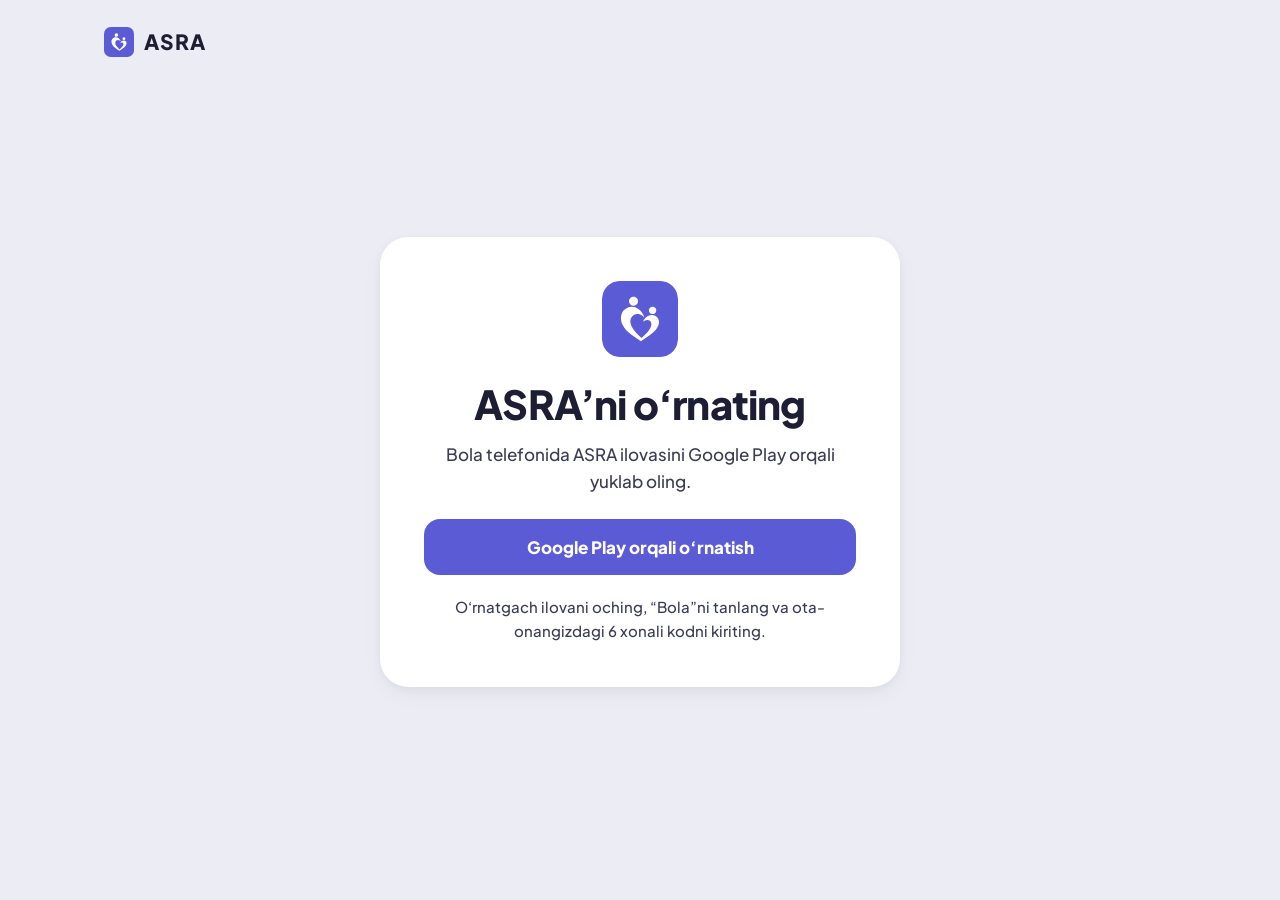
<file: website/k.html>
<!DOCTYPE html>
<html lang="uz">
<head>
<meta charset="utf-8">
<meta name="viewport" content="width=device-width, initial-scale=1">
<title>ASRA’ni o‘rnating</title>
<meta name="description" content="ASRA ilovasini bola telefoniga o‘rnating va ota-onangizdagi ulanish kodini kiriting.">
<link rel="canonical" href="https://asrafamily.uz/k">
<meta name="theme-color" content="#5B5BD6">
<link rel="icon" type="image/svg+xml" href="assets/favicon.svg">
<link rel="apple-touch-icon" href="assets/favicon.svg">
<link rel="preconnect" href="https://fonts.googleapis.com">
<link rel="preconnect" href="https://fonts.gstatic.com" crossorigin>
<link rel="stylesheet" href="https://fonts.googleapis.com/css2?family=Plus+Jakarta+Sans:wght@500;600;700;800&display=swap">
<link rel="stylesheet" href="assets/style.css">
</head>
<body class="install-page">

<a class="skip-link" href="#main">Asosiy qismga o‘tish</a>

<header class="site-header">
  <div class="container">
    <a class="wordmark" href="/" aria-label="ASRA bosh sahifasi">
      <img src="assets/favicon.svg" width="30" height="30" alt="">
      ASRA
    </a>
  </div>
</header>

<main id="main" class="install-main">
  <div class="container">
    <section class="install-card" aria-labelledby="install-title">
      <img class="install-logo" src="assets/favicon.svg" width="76" height="76" alt="ASRA ilovasi belgisi">
      <h1 id="install-title">ASRA’ni o‘rnating</h1>
      <p class="install-lead">Bola telefonida ASRA ilovasini Google Play orqali yuklab oling.</p>

      <div id="pairing-code-panel" class="pairing-code-panel" hidden>
        <span class="pairing-code-label">Ulanish kodi</span>
        <output id="pairing-code" class="pairing-code"></output>
      </div>

      <!-- TODO(prod-release): Google Play listing ommaga ochilganini relizdan oldin tekshirish. -->
      <a class="install-button" href="https://play.google.com/store/apps/details?id=uz.asra.asra_parent">Google Play orqali o‘rnatish</a>

      <p class="install-instructions">O‘rnatgach ilovani oching, “Bola”ni tanlang va ota-onangizdagi 6 xonali kodni kiriting.</p>
    </section>
  </div>
</main>

<script>
  const code = new URLSearchParams(window.location.search).get('c');
  if (/^\d{6}$/.test(code || '')) {
    document.getElementById('pairing-code').textContent = code;
    document.getElementById('pairing-code-panel').hidden = false;
  }
</script>

</body>
</html>
</file>
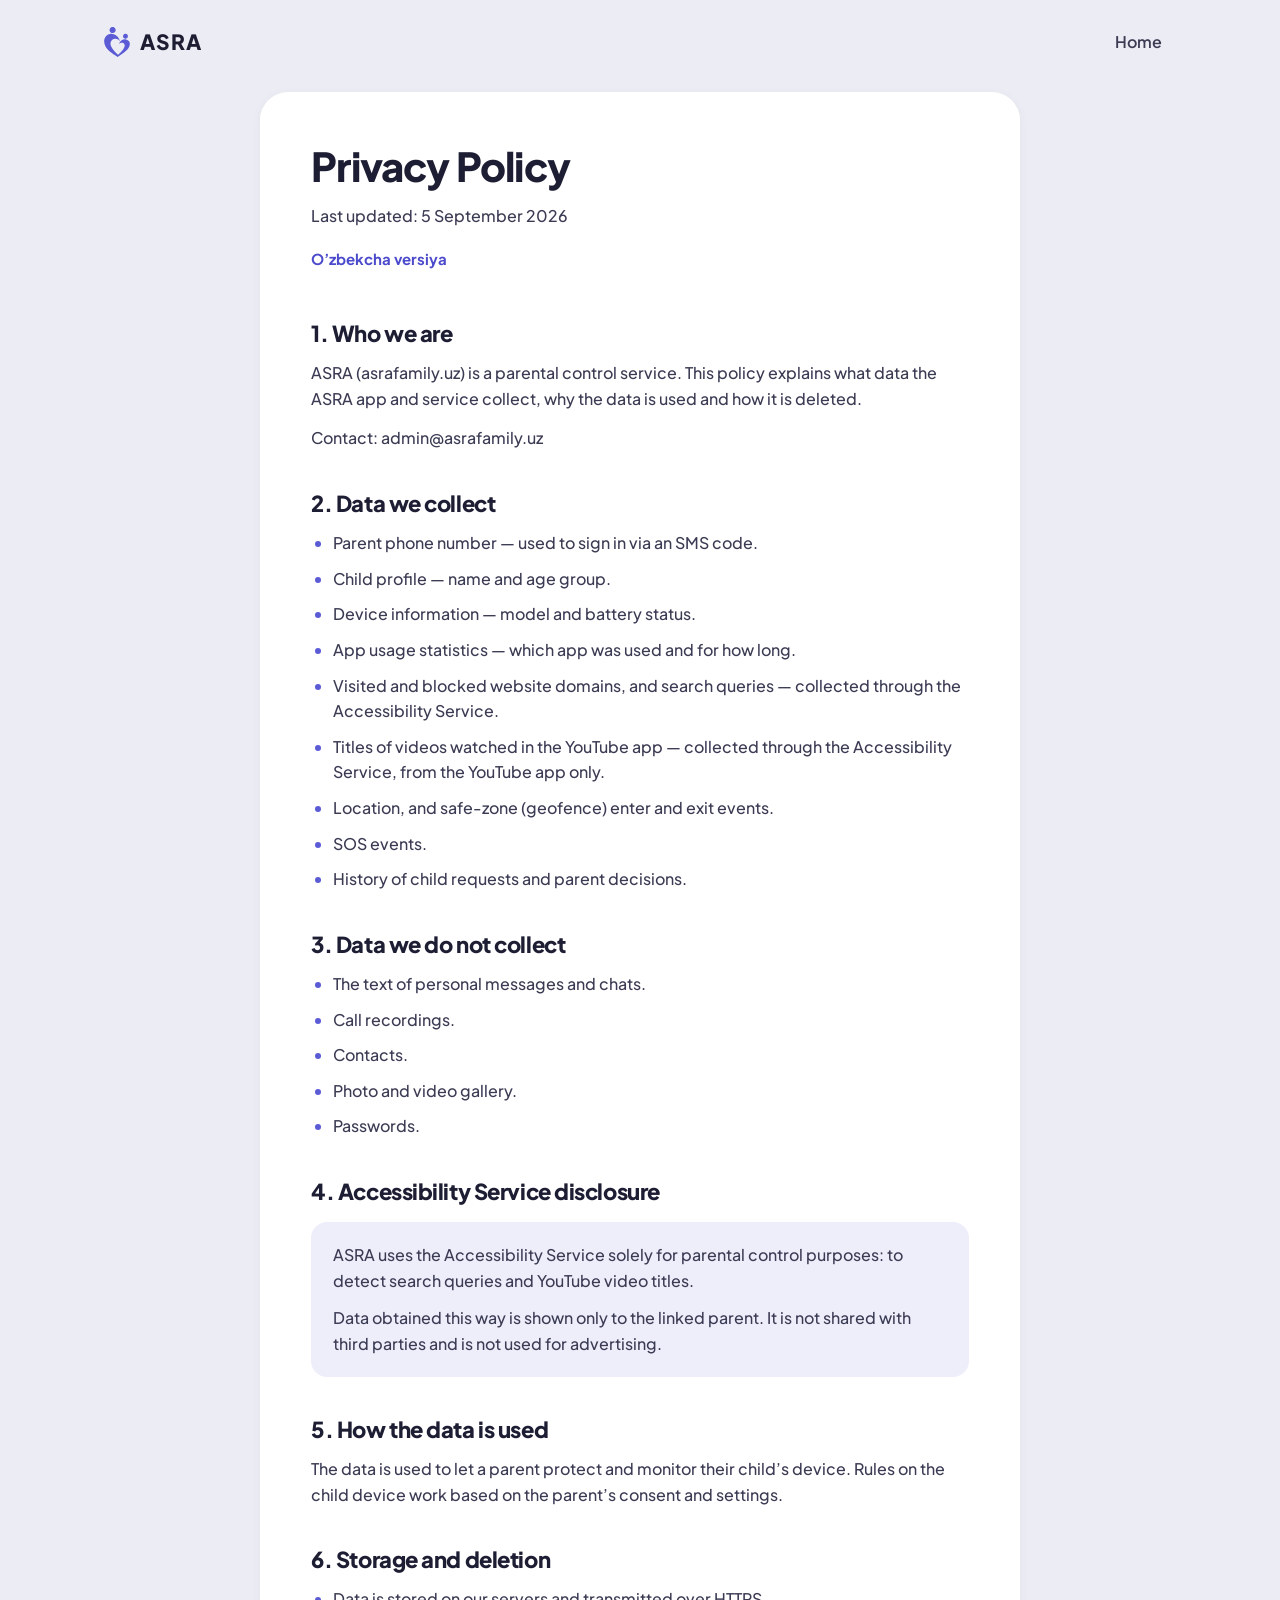
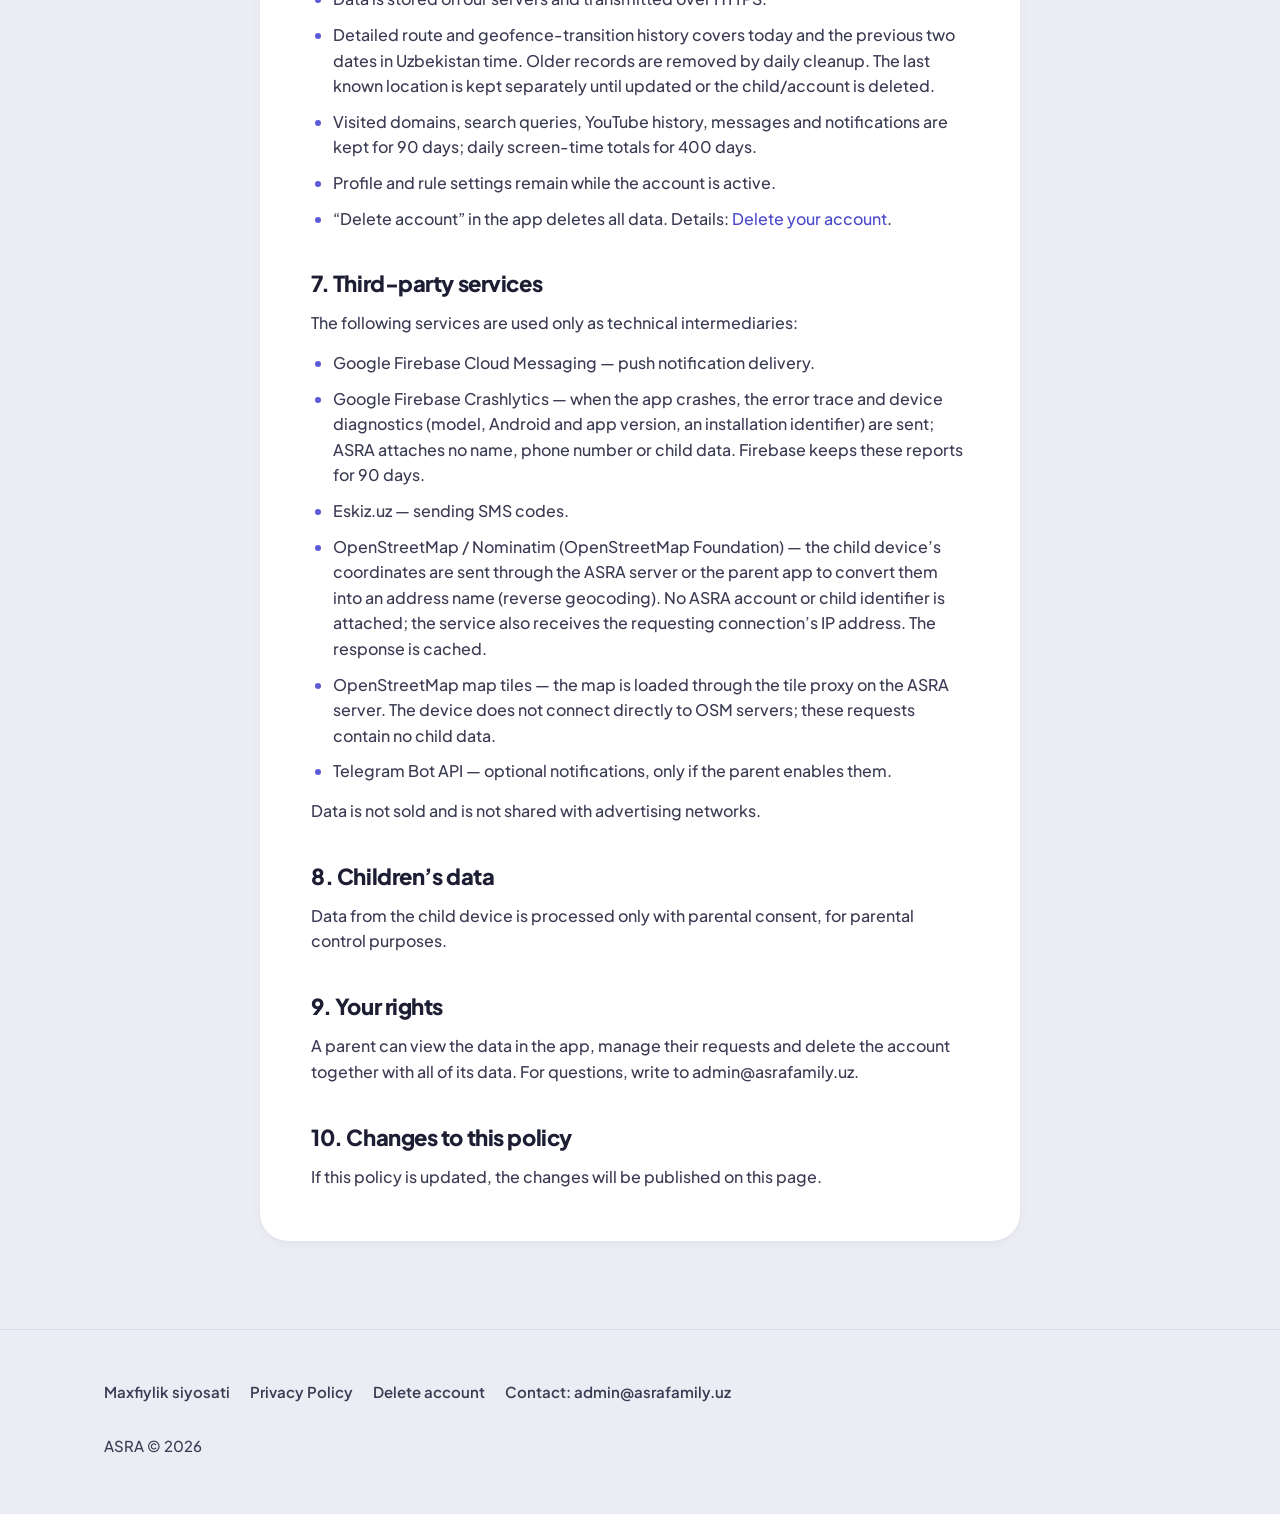
<file: website/privacy-en.html>
<!DOCTYPE html>
<html lang="en">
<head>
<meta charset="utf-8">
<meta name="viewport" content="width=device-width, initial-scale=1">
<title>Privacy Policy — ASRA</title>
<meta name="description" content="ASRA privacy policy: what data is collected, why it is used, how it is stored and how it is deleted.">
<link rel="canonical" href="https://asrafamily.uz/privacy-en">
<link rel="alternate" hreflang="uz" href="https://asrafamily.uz/privacy">
<link rel="alternate" hreflang="en" href="https://asrafamily.uz/privacy-en">
<meta property="og:type" content="article">
<meta property="og:locale" content="en_US">
<meta property="og:site_name" content="ASRA">
<meta property="og:url" content="https://asrafamily.uz/privacy-en">
<meta property="og:title" content="Privacy Policy — ASRA">
<meta property="og:description" content="What data is collected, why it is used, how it is stored and how it is deleted.">
<meta property="og:image" content="https://asrafamily.uz/assets/og-image.jpg">
<meta name="twitter:card" content="summary_large_image">
<meta name="theme-color" content="#5B5BD6">
<link rel="icon" type="image/svg+xml" href="assets/favicon.svg">
<link rel="apple-touch-icon" href="assets/favicon.svg">
<link rel="preconnect" href="https://fonts.googleapis.com">
<link rel="preconnect" href="https://fonts.gstatic.com" crossorigin>
<link rel="stylesheet" href="https://fonts.googleapis.com/css2?family=Plus+Jakarta+Sans:wght@500;600;700;800&display=swap">
<link rel="stylesheet" href="assets/style.css">
</head>
<body>

<a class="skip-link" href="#main">Skip to main content</a>

<header class="site-header">
  <div class="container">
    <a class="wordmark" href="index.html" aria-label="ASRA home page">
      <svg viewBox="0 0 322 376" fill="currentColor" aria-hidden="true" focusable="false">
        <path d="M168.805 375.451C114 337.065 47.2018 302.116 15.5378 240.9C0.894776 212.59 -5.04922 178.615 4.96678 147.79C12.3998 124.696 28.7698 105.54 50.4228 94.5967C103.717 67.7247 161.442 98.4208 186.621 148.774C183.749 154.089 180.711 154.592 175.08 157.372C164.023 150.834 151.339 146.334 138.373 146.499C122.505 146.781 107.406 153.385 96.4278 164.846C84.7028 177.043 78.9288 194.028 79.4998 210.709C81.2208 261.036 139.399 315.331 174.237 348.348C204.765 321.362 248.984 280.014 257.166 238.158C261.05 218.287 248.393 198.845 227.523 197.029C210.383 195.538 199.503 202.178 186.382 212.527C199.208 176.499 233.844 148.822 273.312 155.848C288.732 158.465 302.463 167.148 311.44 179.957C326.107 201.217 323.735 228.283 312.716 250.557C292.89 290.632 254.19 317.081 218.368 341.613L168.805 375.451Z"/>
        <path d="M101.147 0.326665C114.823 -1.47133 128.408 4.24166 136.688 15.2747C144.969 26.3067 146.66 40.9467 141.113 53.5767C135.567 66.2067 123.643 74.8667 109.916 76.2347C89.1495 78.3047 70.5645 63.3287 68.1685 42.5977C65.7735 21.8657 80.4555 3.04667 101.147 0.326665Z"/>
        <path d="M264.23 84.2266C275.385 83.0876 286.291 88.0276 292.792 97.1636C299.293 106.3 300.386 118.223 295.655 128.388C290.923 138.554 281.096 145.394 269.92 146.302C252.888 147.686 237.917 135.098 236.357 118.081C234.797 101.064 247.23 85.9626 264.23 84.2266Z"/>
        <path d="M186.621 148.774C191.368 159.537 193.578 165.729 196.259 177.549C189.257 168.457 184.255 164.358 175.08 157.372C180.711 154.592 183.749 154.089 186.621 148.774Z"/>
      </svg>
      ASRA
    </a>
    <nav class="header-nav" aria-label="Main navigation">
      <a href="index.html">Home</a>
    </nav>
  </div>
</header>

<main id="main" class="doc">
  <div class="container">
    <article class="doc-inner">

      <h1>Privacy Policy</h1>
      <p class="doc-meta">Last updated: 5 September 2026</p>
      <a class="lang-switch" href="privacy.html" hreflang="uz" lang="uz">O’zbekcha versiya</a>

      <h2>1. Who we are</h2>
      <p>ASRA (asrafamily.uz) is a parental control service. This policy explains what data the ASRA app and service collect, why the data is used and how it is deleted.</p>
      <p>Contact: admin@asrafamily.uz</p>

      <h2>2. Data we collect</h2>
      <ul>
        <li>Parent phone number — used to sign in via an SMS code.</li>
        <li>Child profile — name and age group.</li>
        <li>Device information — model and battery status.</li>
        <li>App usage statistics — which app was used and for how long.</li>
        <li>Visited and blocked website domains, and search queries — collected through the Accessibility Service.</li>
        <li>Titles of videos watched in the YouTube app — collected through the Accessibility Service, from the YouTube app only.</li>
        <li>Location, and safe-zone (geofence) enter and exit events.</li>
        <li>SOS events.</li>
        <li>History of child requests and parent decisions.</li>
      </ul>

      <h2>3. Data we do not collect</h2>
      <ul>
        <li>The text of personal messages and chats.</li>
        <li>Call recordings.</li>
        <li>Contacts.</li>
        <li>Photo and video gallery.</li>
        <li>Passwords.</li>
      </ul>

      <h2>4. Accessibility Service disclosure</h2>
      <div class="callout">
        <p>ASRA uses the Accessibility Service solely for parental control purposes: to detect search queries and YouTube video titles.</p>
        <p>Data obtained this way is shown only to the linked parent. It is not shared with third parties and is not used for advertising.</p>
      </div>

      <h2>5. How the data is used</h2>
      <p>The data is used to let a parent protect and monitor their child’s device. Rules on the child device work based on the parent’s consent and settings.</p>

      <h2>6. Storage and deletion</h2>
      <ul>
        <li>Data is stored on our servers and transmitted over HTTPS.</li>
        <li>Detailed route and geofence-transition history covers today and the previous two dates in Uzbekistan time. Older records are removed by daily cleanup. The last known location is kept separately until updated or the child/account is deleted.</li>
        <li>Visited domains, search queries, YouTube history, messages and notifications are kept for 90 days; daily screen-time totals for 400 days.</li>
        <li>Profile and rule settings remain while the account is active.</li>
        <li>“Delete account” in the app deletes all data. Details: <a href="delete-account-en.html">Delete your account</a>.</li>
      </ul>

      <h2>7. Third-party services</h2>
      <p>The following services are used only as technical intermediaries:</p>
      <ul>
        <li>Google Firebase Cloud Messaging — push notification delivery.</li>
        <li>Google Firebase Crashlytics — when the app crashes, the error trace and device diagnostics (model, Android and app version, an installation identifier) are sent; ASRA attaches no name, phone number or child data. Firebase keeps these reports for 90 days.</li>
        <li>Eskiz.uz — sending SMS codes.</li>
        <li>OpenStreetMap / Nominatim (OpenStreetMap Foundation) — the child device’s coordinates are sent through the ASRA server or the parent app to convert them into an address name (reverse geocoding). No ASRA account or child identifier is attached; the service also receives the requesting connection’s IP address. The response is cached.</li>
        <li>OpenStreetMap map tiles — the map is loaded through the tile proxy on the ASRA server. The device does not connect directly to OSM servers; these requests contain no child data.</li>
        <li>Telegram Bot API — optional notifications, only if the parent enables them.</li>
      </ul>
      <p>Data is not sold and is not shared with advertising networks.</p>

      <h2>8. Children’s data</h2>
      <p>Data from the child device is processed only with parental consent, for parental control purposes.</p>

      <h2>9. Your rights</h2>
      <p>A parent can view the data in the app, manage their requests and delete the account together with all of its data. For questions, write to admin@asrafamily.uz.</p>

      <h2>10. Changes to this policy</h2>
      <p>If this policy is updated, the changes will be published on this page.</p>

    </article>
  </div>
</main>

<footer class="site-footer">
  <div class="container">
    <div class="footer-links">
      <a href="privacy.html" hreflang="uz">Maxfiylik siyosati</a>
      <a href="privacy-en.html">Privacy Policy</a>
      <a href="delete-account-en.html">Delete account</a>
      <span>Contact: admin@asrafamily.uz</span>
    </div>
    <p class="copyright">ASRA © 2026</p>
  </div>
</footer>

</body>
</html>
</file>
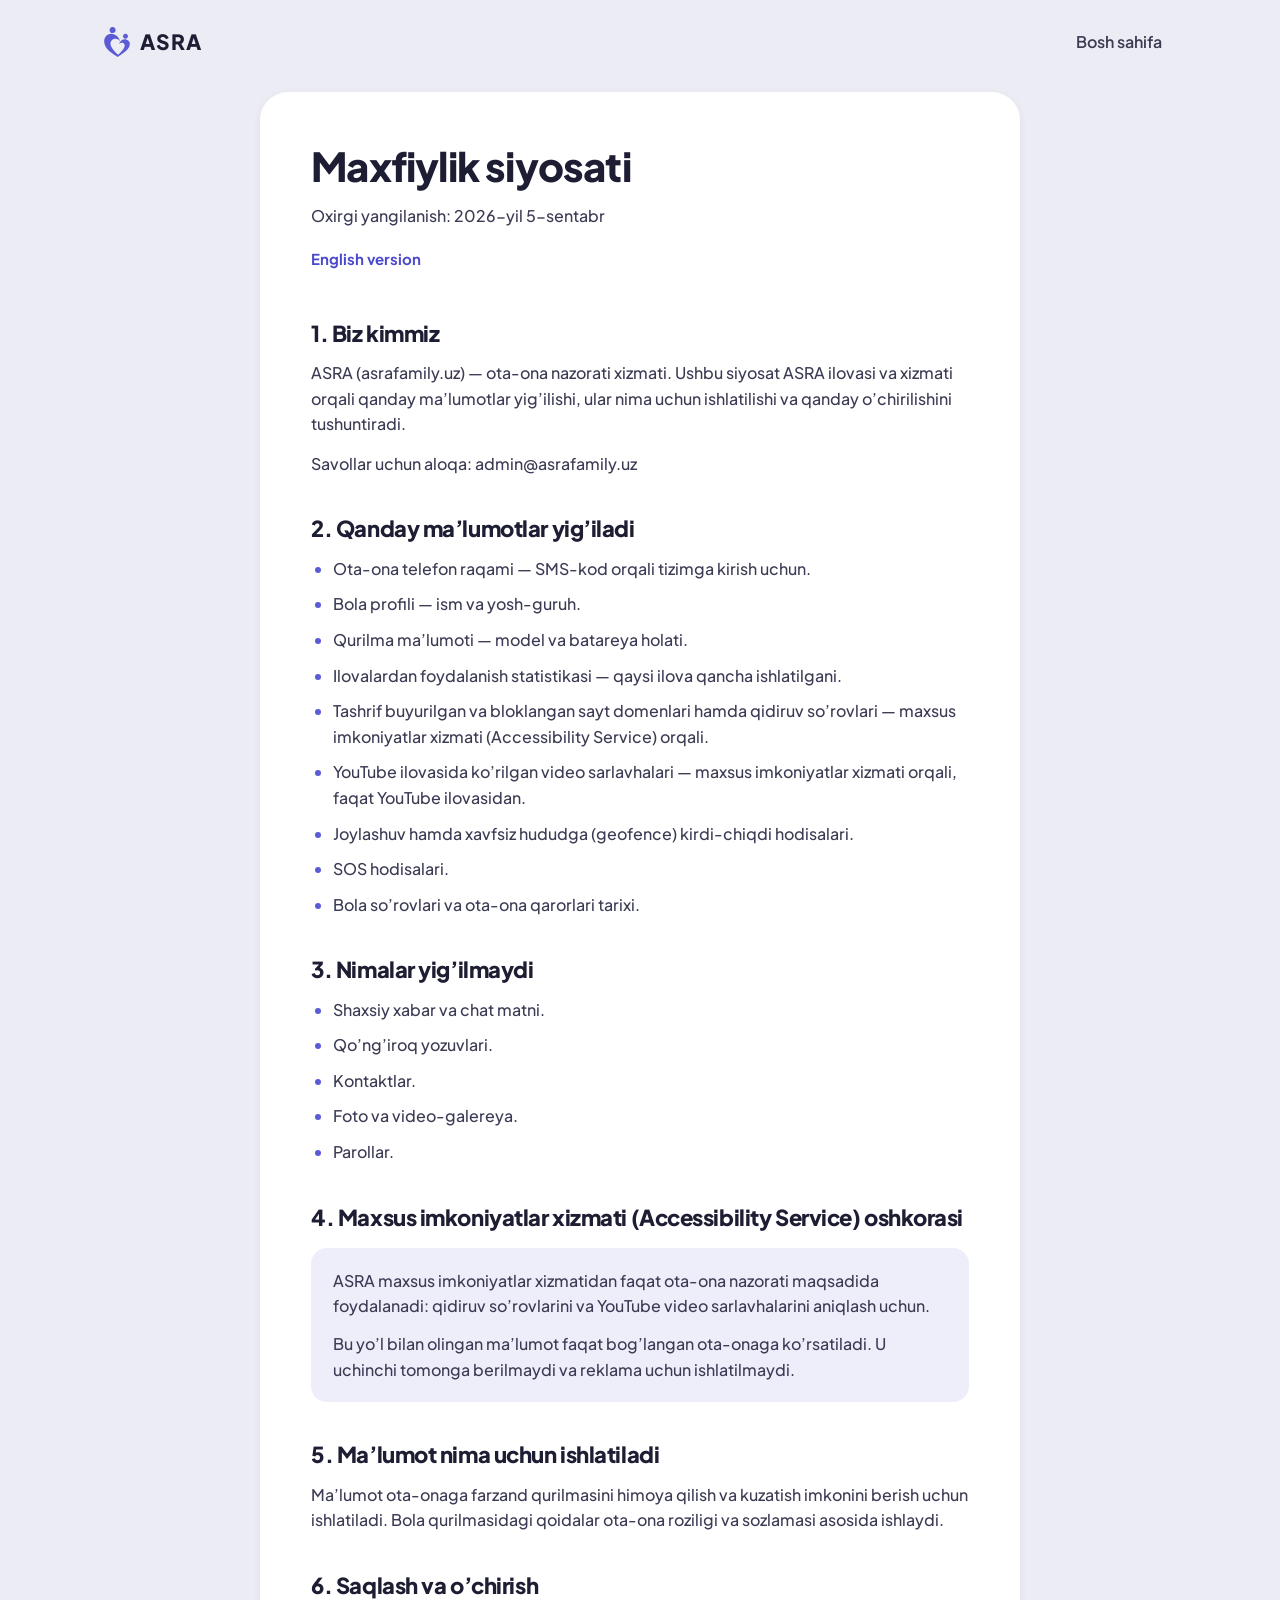
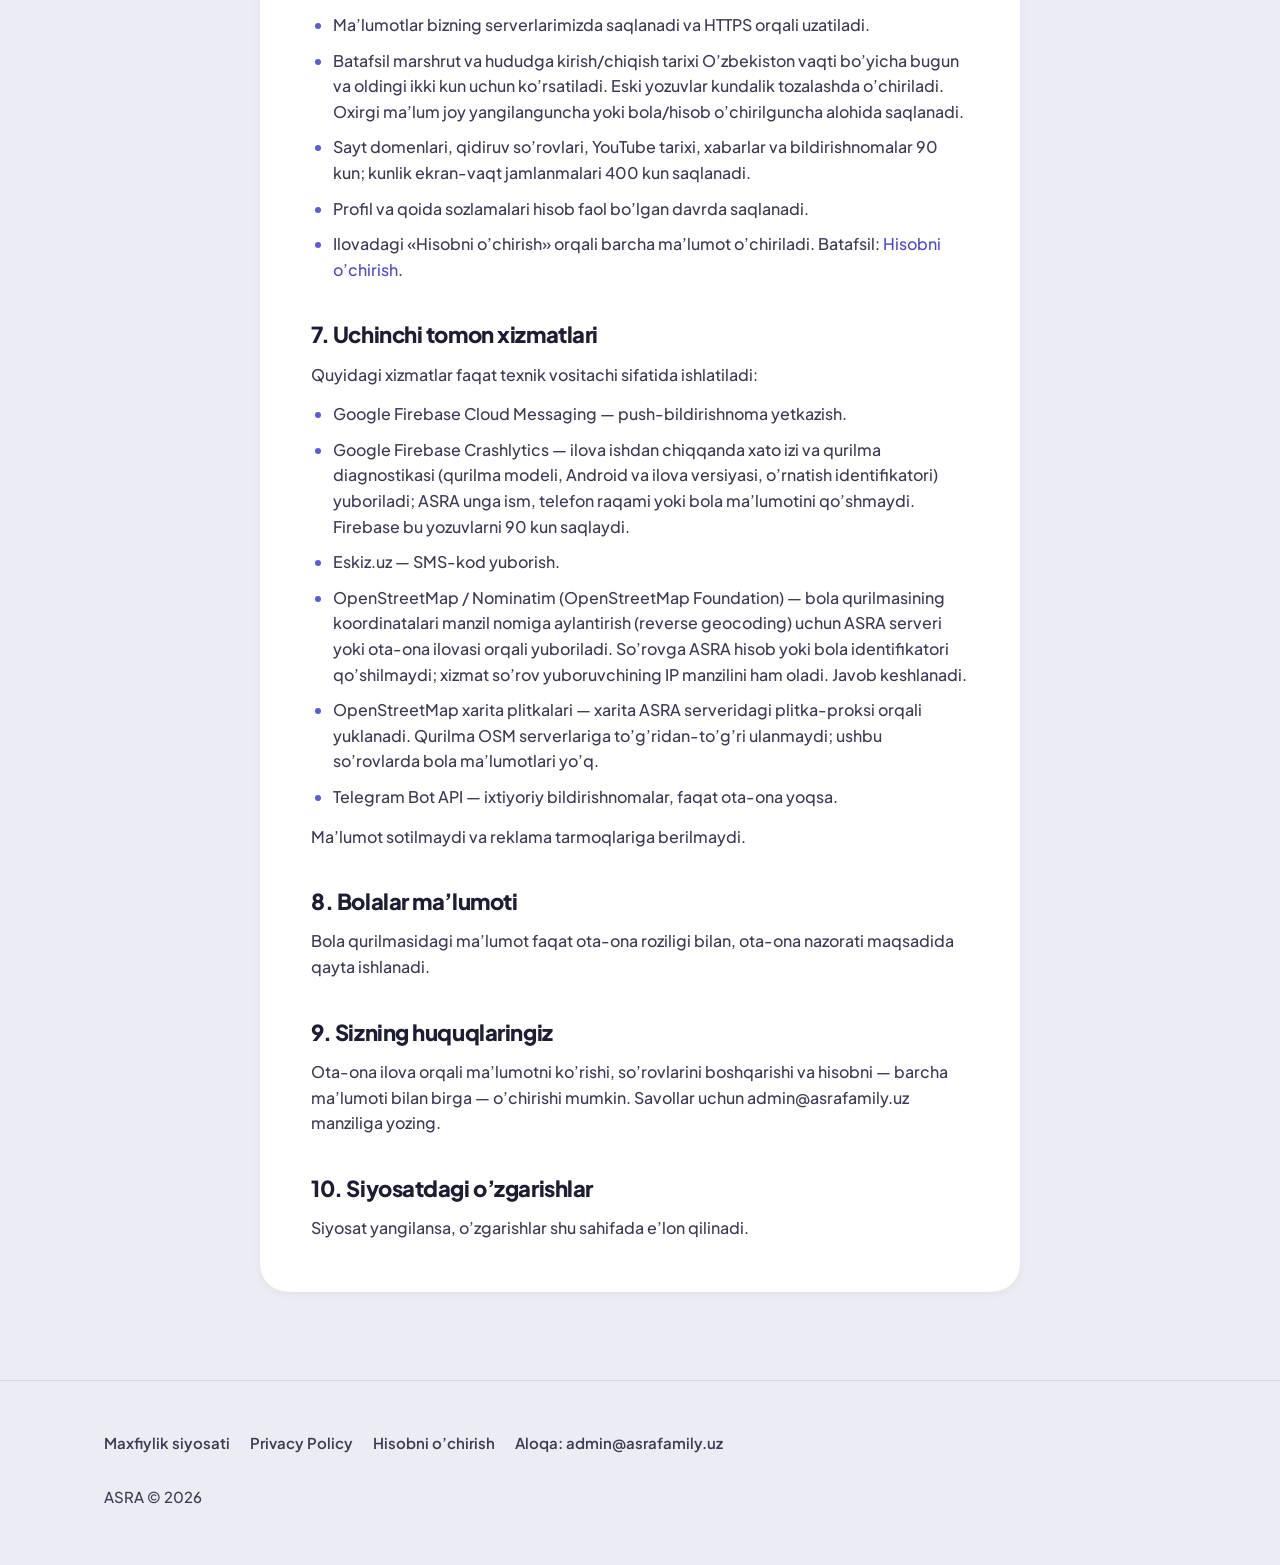
<file: website/privacy.html>
<!DOCTYPE html>
<html lang="uz">
<head>
<meta charset="utf-8">
<meta name="viewport" content="width=device-width, initial-scale=1">
<title>Maxfiylik siyosati — ASRA</title>
<meta name="description" content="ASRA ilovasining maxfiylik siyosati: qanday ma’lumotlar yig’iladi, ular nima uchun ishlatiladi va qanday o’chiriladi.">
<link rel="canonical" href="https://asrafamily.uz/privacy">
<link rel="alternate" hreflang="en" href="https://asrafamily.uz/privacy-en">
<link rel="alternate" hreflang="uz" href="https://asrafamily.uz/privacy">
<meta property="og:type" content="article">
<meta property="og:locale" content="uz_UZ">
<meta property="og:site_name" content="ASRA">
<meta property="og:url" content="https://asrafamily.uz/privacy">
<meta property="og:title" content="Maxfiylik siyosati — ASRA">
<meta property="og:description" content="Qanday ma’lumotlar yig’iladi, ular nima uchun ishlatiladi va qanday o’chiriladi.">
<meta property="og:image" content="https://asrafamily.uz/assets/og-image.jpg">
<meta name="twitter:card" content="summary_large_image">
<meta name="theme-color" content="#5B5BD6">
<link rel="icon" type="image/svg+xml" href="assets/favicon.svg">
<link rel="apple-touch-icon" href="assets/favicon.svg">
<link rel="preconnect" href="https://fonts.googleapis.com">
<link rel="preconnect" href="https://fonts.gstatic.com" crossorigin>
<link rel="stylesheet" href="https://fonts.googleapis.com/css2?family=Plus+Jakarta+Sans:wght@500;600;700;800&display=swap">
<link rel="stylesheet" href="assets/style.css">
</head>
<body>

<a class="skip-link" href="#main">Asosiy qismga o’tish</a>

<header class="site-header">
  <div class="container">
    <a class="wordmark" href="index.html" aria-label="ASRA bosh sahifasi">
      <svg viewBox="0 0 322 376" fill="currentColor" aria-hidden="true" focusable="false">
        <path d="M168.805 375.451C114 337.065 47.2018 302.116 15.5378 240.9C0.894776 212.59 -5.04922 178.615 4.96678 147.79C12.3998 124.696 28.7698 105.54 50.4228 94.5967C103.717 67.7247 161.442 98.4208 186.621 148.774C183.749 154.089 180.711 154.592 175.08 157.372C164.023 150.834 151.339 146.334 138.373 146.499C122.505 146.781 107.406 153.385 96.4278 164.846C84.7028 177.043 78.9288 194.028 79.4998 210.709C81.2208 261.036 139.399 315.331 174.237 348.348C204.765 321.362 248.984 280.014 257.166 238.158C261.05 218.287 248.393 198.845 227.523 197.029C210.383 195.538 199.503 202.178 186.382 212.527C199.208 176.499 233.844 148.822 273.312 155.848C288.732 158.465 302.463 167.148 311.44 179.957C326.107 201.217 323.735 228.283 312.716 250.557C292.89 290.632 254.19 317.081 218.368 341.613L168.805 375.451Z"/>
        <path d="M101.147 0.326665C114.823 -1.47133 128.408 4.24166 136.688 15.2747C144.969 26.3067 146.66 40.9467 141.113 53.5767C135.567 66.2067 123.643 74.8667 109.916 76.2347C89.1495 78.3047 70.5645 63.3287 68.1685 42.5977C65.7735 21.8657 80.4555 3.04667 101.147 0.326665Z"/>
        <path d="M264.23 84.2266C275.385 83.0876 286.291 88.0276 292.792 97.1636C299.293 106.3 300.386 118.223 295.655 128.388C290.923 138.554 281.096 145.394 269.92 146.302C252.888 147.686 237.917 135.098 236.357 118.081C234.797 101.064 247.23 85.9626 264.23 84.2266Z"/>
        <path d="M186.621 148.774C191.368 159.537 193.578 165.729 196.259 177.549C189.257 168.457 184.255 164.358 175.08 157.372C180.711 154.592 183.749 154.089 186.621 148.774Z"/>
      </svg>
      ASRA
    </a>
    <nav class="header-nav" aria-label="Asosiy menyu">
      <a href="index.html">Bosh sahifa</a>
    </nav>
  </div>
</header>

<main id="main" class="doc">
  <div class="container">
    <article class="doc-inner">

      <h1>Maxfiylik siyosati</h1>
      <p class="doc-meta">Oxirgi yangilanish: 2026-yil 5-sentabr</p>
      <a class="lang-switch" href="privacy-en.html" hreflang="en" lang="en">English version</a>

      <h2>1. Biz kimmiz</h2>
      <p>ASRA (asrafamily.uz) — ota-ona nazorati xizmati. Ushbu siyosat ASRA ilovasi va xizmati orqali qanday ma’lumotlar yig’ilishi, ular nima uchun ishlatilishi va qanday o’chirilishini tushuntiradi.</p>
      <p>Savollar uchun aloqa: admin@asrafamily.uz</p>

      <h2>2. Qanday ma’lumotlar yig’iladi</h2>
      <ul>
        <li>Ota-ona telefon raqami — SMS-kod orqali tizimga kirish uchun.</li>
        <li>Bola profili — ism va yosh-guruh.</li>
        <li>Qurilma ma’lumoti — model va batareya holati.</li>
        <li>Ilovalardan foydalanish statistikasi — qaysi ilova qancha ishlatilgani.</li>
        <li>Tashrif buyurilgan va bloklangan sayt domenlari hamda qidiruv so’rovlari — maxsus imkoniyatlar xizmati (Accessibility Service) orqali.</li>
        <li>YouTube ilovasida ko’rilgan video sarlavhalari — maxsus imkoniyatlar xizmati orqali, faqat YouTube ilovasidan.</li>
        <li>Joylashuv hamda xavfsiz hududga (geofence) kirdi-chiqdi hodisalari.</li>
        <li>SOS hodisalari.</li>
        <li>Bola so’rovlari va ota-ona qarorlari tarixi.</li>
      </ul>

      <h2>3. Nimalar yig’ilmaydi</h2>
      <ul>
        <li>Shaxsiy xabar va chat matni.</li>
        <li>Qo’ng’iroq yozuvlari.</li>
        <li>Kontaktlar.</li>
        <li>Foto va video-galereya.</li>
        <li>Parollar.</li>
      </ul>

      <h2>4. Maxsus imkoniyatlar xizmati (Accessibility Service) oshkorasi</h2>
      <div class="callout">
        <p>ASRA maxsus imkoniyatlar xizmatidan faqat ota-ona nazorati maqsadida foydalanadi: qidiruv so’rovlarini va YouTube video sarlavhalarini aniqlash uchun.</p>
        <p>Bu yo’l bilan olingan ma’lumot faqat bog’langan ota-onaga ko’rsatiladi. U uchinchi tomonga berilmaydi va reklama uchun ishlatilmaydi.</p>
      </div>

      <h2>5. Ma’lumot nima uchun ishlatiladi</h2>
      <p>Ma’lumot ota-onaga farzand qurilmasini himoya qilish va kuzatish imkonini berish uchun ishlatiladi. Bola qurilmasidagi qoidalar ota-ona roziligi va sozlamasi asosida ishlaydi.</p>

      <h2>6. Saqlash va o’chirish</h2>
      <ul>
        <li>Ma’lumotlar bizning serverlarimizda saqlanadi va HTTPS orqali uzatiladi.</li>
        <li>Batafsil marshrut va hududga kirish/chiqish tarixi O’zbekiston vaqti bo’yicha bugun va oldingi ikki kun uchun ko’rsatiladi. Eski yozuvlar kundalik tozalashda o’chiriladi. Oxirgi ma’lum joy yangilanguncha yoki bola/hisob o’chirilguncha alohida saqlanadi.</li>
        <li>Sayt domenlari, qidiruv so’rovlari, YouTube tarixi, xabarlar va bildirishnomalar 90 kun; kunlik ekran-vaqt jamlanmalari 400 kun saqlanadi.</li>
        <li>Profil va qoida sozlamalari hisob faol bo’lgan davrda saqlanadi.</li>
        <li>Ilovadagi «Hisobni o’chirish» orqali barcha ma’lumot o’chiriladi. Batafsil: <a href="hisobni-ochirish.html">Hisobni o’chirish</a>.</li>
      </ul>

      <h2>7. Uchinchi tomon xizmatlari</h2>
      <p>Quyidagi xizmatlar faqat texnik vositachi sifatida ishlatiladi:</p>
      <ul>
        <li>Google Firebase Cloud Messaging — push-bildirishnoma yetkazish.</li>
        <li>Google Firebase Crashlytics — ilova ishdan chiqqanda xato izi va qurilma diagnostikasi (qurilma modeli, Android va ilova versiyasi, o’rnatish identifikatori) yuboriladi; ASRA unga ism, telefon raqami yoki bola ma’lumotini qo’shmaydi. Firebase bu yozuvlarni 90 kun saqlaydi.</li>
        <li>Eskiz.uz — SMS-kod yuborish.</li>
        <li>OpenStreetMap / Nominatim (OpenStreetMap Foundation) — bola qurilmasining koordinatalari manzil nomiga aylantirish (reverse geocoding) uchun ASRA serveri yoki ota-ona ilovasi orqali yuboriladi. So’rovga ASRA hisob yoki bola identifikatori qo’shilmaydi; xizmat so’rov yuboruvchining IP manzilini ham oladi. Javob keshlanadi.</li>
        <li>OpenStreetMap xarita plitkalari — xarita ASRA serveridagi plitka-proksi orqali yuklanadi. Qurilma OSM serverlariga to’g’ridan-to’g’ri ulanmaydi; ushbu so’rovlarda bola ma’lumotlari yo’q.</li>
        <li>Telegram Bot API — ixtiyoriy bildirishnomalar, faqat ota-ona yoqsa.</li>
      </ul>
      <p>Ma’lumot sotilmaydi va reklama tarmoqlariga berilmaydi.</p>

      <h2>8. Bolalar ma’lumoti</h2>
      <p>Bola qurilmasidagi ma’lumot faqat ota-ona roziligi bilan, ota-ona nazorati maqsadida qayta ishlanadi.</p>

      <h2>9. Sizning huquqlaringiz</h2>
      <p>Ota-ona ilova orqali ma’lumotni ko’rishi, so’rovlarini boshqarishi va hisobni — barcha ma’lumoti bilan birga — o’chirishi mumkin. Savollar uchun admin@asrafamily.uz manziliga yozing.</p>

      <h2>10. Siyosatdagi o’zgarishlar</h2>
      <p>Siyosat yangilansa, o’zgarishlar shu sahifada e’lon qilinadi.</p>

    </article>
  </div>
</main>

<footer class="site-footer">
  <div class="container">
    <div class="footer-links">
      <a href="privacy.html">Maxfiylik siyosati</a>
      <a href="privacy-en.html" hreflang="en">Privacy Policy</a>
      <a href="hisobni-ochirish.html">Hisobni o’chirish</a>
      <span>Aloqa: admin@asrafamily.uz</span>
    </div>
    <p class="copyright">ASRA © 2026</p>
  </div>
</footer>

</body>
</html>
</file>
<file: website/assets/style.css>
/* ASRA — asrafamily.uz
   Ranglar app/packages/asra_core/lib/src/tokens/asra_colors.dart dan olingan. */

:root {
  --bg-canvas: #ececf4;
  --bg-card: #ffffff;
  --bg-subtle: #fafafd;
  --brand: #5b5bd6;
  --brand-strong: #4b4acc;
  --brand-subtle: #eeeefb;
  --brand-border-soft: #c9c9f0;
  --text-primary: #1d1d33;
  --text-secondary: #3b3b54;
  --text-muted: #6e6e85;
  --text-inverse: #ffffff;
  --border-strong: #d8d8e6;
  --hairline: #f0f0f6;
  --danger: #e5484d;
  --success-text: #1d7a46;
  --accent: #f5a623;

  --shadow-card: 0 2px 10px rgba(29, 29, 51, 0.05);
  --shadow-elevated: 0 8px 24px -4px rgba(29, 29, 51, 0.06),
    0 2px 8px rgba(29, 29, 51, 0.04);

  --radius-card: 22px;
  --radius-lg: 16px;
  --radius-sm: 12px;
  --container: 1120px;
}

*,
*::before,
*::after {
  box-sizing: border-box;
}

html {
  -webkit-text-size-adjust: 100%;
  scroll-behavior: smooth;
}

body {
  margin: 0;
  background: var(--bg-canvas);
  color: var(--text-primary);
  font-family: "Plus Jakarta Sans", system-ui, -apple-system, "Segoe UI",
    sans-serif;
  font-size: 17px;
  font-weight: 500;
  line-height: 1.6;
  -webkit-font-smoothing: antialiased;
}

img {
  max-width: 100%;
  height: auto;
  display: block;
}

a {
  color: var(--brand-strong);
  text-decoration: none;
}

a:hover {
  text-decoration: underline;
}

a:focus-visible,
button:focus-visible {
  outline: 3px solid var(--brand);
  outline-offset: 3px;
  border-radius: 6px;
}

h1,
h2,
h3 {
  margin: 0;
  line-height: 1.15;
  letter-spacing: -0.02em;
  font-weight: 800;
}

p {
  margin: 0;
}

.container {
  width: 100%;
  max-width: var(--container);
  margin: 0 auto;
  padding: 0 24px;
}

.skip-link {
  position: absolute;
  left: -9999px;
  top: 0;
  background: var(--bg-card);
  color: var(--text-primary);
  padding: 12px 18px;
  border-radius: var(--radius-sm);
  z-index: 10;
}

.skip-link:focus {
  left: 16px;
  top: 16px;
}

/* ---------- Header ---------- */

.site-header {
  padding: 20px 0;
}

.site-header .container {
  display: flex;
  align-items: center;
  justify-content: space-between;
  gap: 16px;
}

.wordmark {
  display: inline-flex;
  align-items: center;
  gap: 10px;
  min-height: 44px;
  color: var(--text-primary);
  font-weight: 800;
  font-size: 21px;
  letter-spacing: 0.04em;
}

.wordmark:hover {
  text-decoration: none;
}

.wordmark svg {
  display: block;
  width: 26px;
  height: 30px;
  color: var(--brand);
}

.header-nav {
  display: flex;
  align-items: center;
  gap: 4px;
}

.header-nav a {
  display: inline-flex;
  align-items: center;
  min-height: 44px;
  padding: 0 14px;
  border-radius: var(--radius-sm);
  color: var(--text-secondary);
  font-size: 16px;
  font-weight: 600;
}

.header-nav a:hover {
  background: var(--bg-card);
  color: var(--brand-strong);
  text-decoration: none;
}

/* ---------- Hero ---------- */

.hero {
  padding: 24px 0 clamp(48px, 7vw, 88px);
}

.hero-grid {
  display: grid;
  gap: clamp(32px, 5vw, 56px);
  align-items: center;
}

.chip {
  display: inline-flex;
  align-items: center;
  gap: 8px;
  padding: 8px 16px 8px 12px;
  border-radius: 999px;
  background: var(--bg-card);
  border: 1px solid var(--brand-border-soft);
  color: var(--brand-strong);
  font-size: 14px;
  font-weight: 700;
}

.chip-dot {
  width: 8px;
  height: 8px;
  border-radius: 50%;
  background: var(--brand);
}

.hero h1 {
  margin: 20px 0 0;
  font-size: clamp(32px, 5.2vw, 56px);
}

.hero-sub {
  margin-top: 18px;
  max-width: 34ch;
  font-size: clamp(17px, 1.6vw, 19px);
  color: var(--text-secondary);
}

/* Kanvas (#ECECF4) ustidagi matnda --text-muted 4.22:1 beradi (AA fail),
   shuning uchun kanvasda --text-secondary, oq kartalarda --text-muted. */
.hero-note {
  margin-top: 24px;
  font-size: 15px;
  color: var(--text-secondary);
}

.hero-art {
  position: relative;
  border-radius: 32px;
  padding: clamp(28px, 4vw, 48px);
  background: linear-gradient(140deg, #5250c8 0%, #322f86 100%);
  box-shadow: 0 18px 44px -18px rgba(50, 47, 134, 0.55);
}

.hero-art::after {
  content: "";
  position: absolute;
  inset: 0;
  border-radius: 32px;
  background: radial-gradient(
    120% 90% at 20% 0%,
    rgba(255, 255, 255, 0.18) 0%,
    rgba(255, 255, 255, 0) 60%
  );
  pointer-events: none;
}

.hero-art img {
  position: relative;
  z-index: 1;
  margin: 0 auto;
  width: min(100%, 420px);
}

/* ---------- Sections ---------- */

.section {
  padding: clamp(48px, 7vw, 88px) 0;
}

.section-head {
  max-width: 60ch;
  margin-bottom: clamp(28px, 4vw, 44px);
}

.section-head h2 {
  font-size: clamp(26px, 3.4vw, 38px);
}

.section-head p {
  margin-top: 14px;
  color: var(--text-secondary);
}

/* ---------- Imkoniyatlar ---------- */

.feature-grid {
  display: grid;
  gap: 20px;
  grid-template-columns: repeat(auto-fit, minmax(280px, 1fr));
}

.card {
  background: var(--bg-card);
  border-radius: var(--radius-card);
  box-shadow: var(--shadow-card);
  padding: 28px 26px;
}

.card h3 {
  margin-top: 20px;
  font-size: 19px;
  font-weight: 700;
}

.card p {
  margin-top: 10px;
  font-size: 16px;
  color: var(--text-muted);
}

.icon-tile {
  display: flex;
  align-items: center;
  justify-content: center;
  width: 48px;
  height: 48px;
  border-radius: 14px;
  background: var(--brand-subtle);
  color: var(--brand-strong);
}

.icon-tile svg {
  width: 24px;
  height: 24px;
}

/* ---------- Qanday ishlaydi ---------- */

.steps-grid {
  display: grid;
  gap: clamp(32px, 5vw, 56px);
  align-items: center;
}

.steps {
  list-style: none;
  margin: 0;
  padding: 0;
  display: grid;
  gap: 16px;
}

.steps li {
  display: flex;
  gap: 18px;
  align-items: flex-start;
  background: var(--bg-card);
  border-radius: var(--radius-card);
  box-shadow: var(--shadow-card);
  padding: 22px 24px;
}

.step-num {
  flex: 0 0 auto;
  display: flex;
  align-items: center;
  justify-content: center;
  width: 40px;
  height: 40px;
  border-radius: 50%;
  background: var(--brand);
  color: var(--text-inverse);
  font-weight: 800;
  font-size: 17px;
}

.step-body h3 {
  font-size: 18px;
  font-weight: 700;
}

.step-body p {
  margin-top: 6px;
  font-size: 16px;
  color: var(--text-muted);
}

.steps-art {
  display: flex;
  justify-content: center;
}

.steps-art img {
  width: min(100%, 400px);
}

/* ---------- Maxfiylik bloki ---------- */

.privacy-panel {
  background: var(--bg-card);
  border-radius: 28px;
  box-shadow: var(--shadow-elevated);
  padding: clamp(28px, 4vw, 48px);
  display: grid;
  gap: clamp(28px, 4vw, 48px);
  align-items: center;
}

.privacy-panel h2 {
  font-size: clamp(24px, 3vw, 34px);
}

.promise-list {
  list-style: none;
  margin: 24px 0 0;
  padding: 0;
  display: grid;
  gap: 14px;
}

.promise-list li {
  display: flex;
  gap: 14px;
  align-items: flex-start;
  font-size: 16px;
  color: var(--text-secondary);
}

.promise-list svg {
  flex: 0 0 auto;
  width: 24px;
  height: 24px;
  color: var(--success-text);
}

.text-link {
  display: inline-flex;
  align-items: center;
  gap: 8px;
  min-height: 44px;
  margin-top: 24px;
  font-weight: 700;
  color: var(--brand-strong);
}

.text-link svg {
  width: 20px;
  height: 20px;
}

.privacy-art img {
  width: min(100%, 340px);
  margin: 0 auto;
}

/* ---------- Footer ---------- */

.site-footer {
  border-top: 1px solid var(--border-strong);
  padding: 40px 0 56px;
}

.site-footer .container {
  display: grid;
  gap: 20px;
}

.footer-links {
  display: flex;
  flex-wrap: wrap;
  gap: 4px 20px;
}

.footer-links a,
.footer-links span {
  display: inline-flex;
  align-items: center;
  min-height: 44px;
  font-size: 15px;
  font-weight: 600;
  color: var(--text-secondary);
}

.footer-links a:hover {
  color: var(--brand-strong);
}

.copyright {
  font-size: 15px;
  color: var(--text-secondary);
}

/* ---------- Hujjat sahifalari (maxfiylik) ---------- */

.doc {
  padding: 8px 0 clamp(48px, 7vw, 88px);
}

.doc-inner {
  max-width: 760px;
  margin: 0 auto;
  background: var(--bg-card);
  border-radius: 28px;
  box-shadow: var(--shadow-card);
  padding: clamp(28px, 4vw, 56px);
}

.doc h1 {
  font-size: clamp(28px, 4vw, 40px);
}

.doc-meta {
  margin-top: 14px;
  font-size: 15px;
  color: var(--text-muted);
}

.lang-switch {
  display: inline-flex;
  align-items: center;
  min-height: 44px;
  margin-top: 8px;
  font-size: 15px;
  font-weight: 700;
}

.doc h2 {
  margin-top: 40px;
  font-size: 22px;
}

.doc h2 + p,
.doc h2 + ul,
.doc h2 + ol {
  margin-top: 14px;
}

.doc p {
  margin-top: 14px;
  font-size: 16px;
  color: var(--text-secondary);
}

.doc ul,
.doc ol {
  margin: 14px 0 0;
  padding-left: 22px;
  display: grid;
  gap: 10px;
  font-size: 16px;
  color: var(--text-secondary);
}

.doc li::marker {
  color: var(--brand);
}

.doc .callout {
  margin-top: 18px;
  background: var(--brand-subtle);
  border-radius: var(--radius-lg);
  padding: 20px 22px;
}

.doc .callout p {
  margin-top: 0;
  color: var(--text-secondary);
}

.doc .callout p + p {
  margin-top: 12px;
}

/* ---------- Ilovani o'rnatish ---------- */

.install-page {
  min-height: 100vh;
  display: grid;
  grid-template-rows: auto 1fr;
}

.install-main {
  display: flex;
  align-items: center;
  justify-content: center;
  padding: 20px 0 clamp(48px, 8vw, 80px);
}

.install-card {
  width: min(100%, 520px);
  margin: 0 auto;
  padding: clamp(28px, 7vw, 44px);
  text-align: center;
  background: var(--bg-card);
  border-radius: 28px;
  box-shadow: var(--shadow-elevated);
}

.install-logo {
  width: 76px;
  height: 76px;
  margin: 0 auto 24px;
  border-radius: 18px;
}

.install-card h1 {
  font-size: clamp(28px, 8vw, 40px);
}

.install-lead,
.install-instructions {
  color: var(--text-secondary);
}

.install-lead {
  margin-top: 14px;
}

.pairing-code-panel {
  margin-top: 24px;
  padding: 16px;
  background: var(--brand-subtle);
  border-radius: var(--radius-lg);
}

.pairing-code-label {
  display: block;
  font-size: 14px;
  color: var(--text-secondary);
}

.pairing-code {
  display: block;
  margin-top: 4px;
  color: var(--brand-strong);
  font-size: 30px;
  font-weight: 800;
  letter-spacing: 0.16em;
  line-height: 1.3;
}

.install-button {
  display: flex;
  align-items: center;
  justify-content: center;
  min-height: 56px;
  margin-top: 24px;
  padding: 14px 24px;
  border-radius: var(--radius-lg);
  background: var(--brand);
  color: var(--text-inverse);
  font-weight: 800;
}

.install-button:hover {
  background: var(--brand-strong);
  color: var(--text-inverse);
  text-decoration: none;
}

.install-instructions {
  margin-top: 20px;
  font-size: 15px;
}

/* ---------- Responsive ---------- */

@media (max-width: 420px) {
  .container {
    padding: 0 20px;
  }
}

@media (min-width: 900px) {
  .hero-grid,
  .steps-grid,
  .privacy-panel {
    grid-template-columns: 1fr 1fr;
  }

  .steps-art {
    order: -1;
  }
}

@media (prefers-reduced-motion: reduce) {
  html {
    scroll-behavior: auto;
  }
}
</file>
